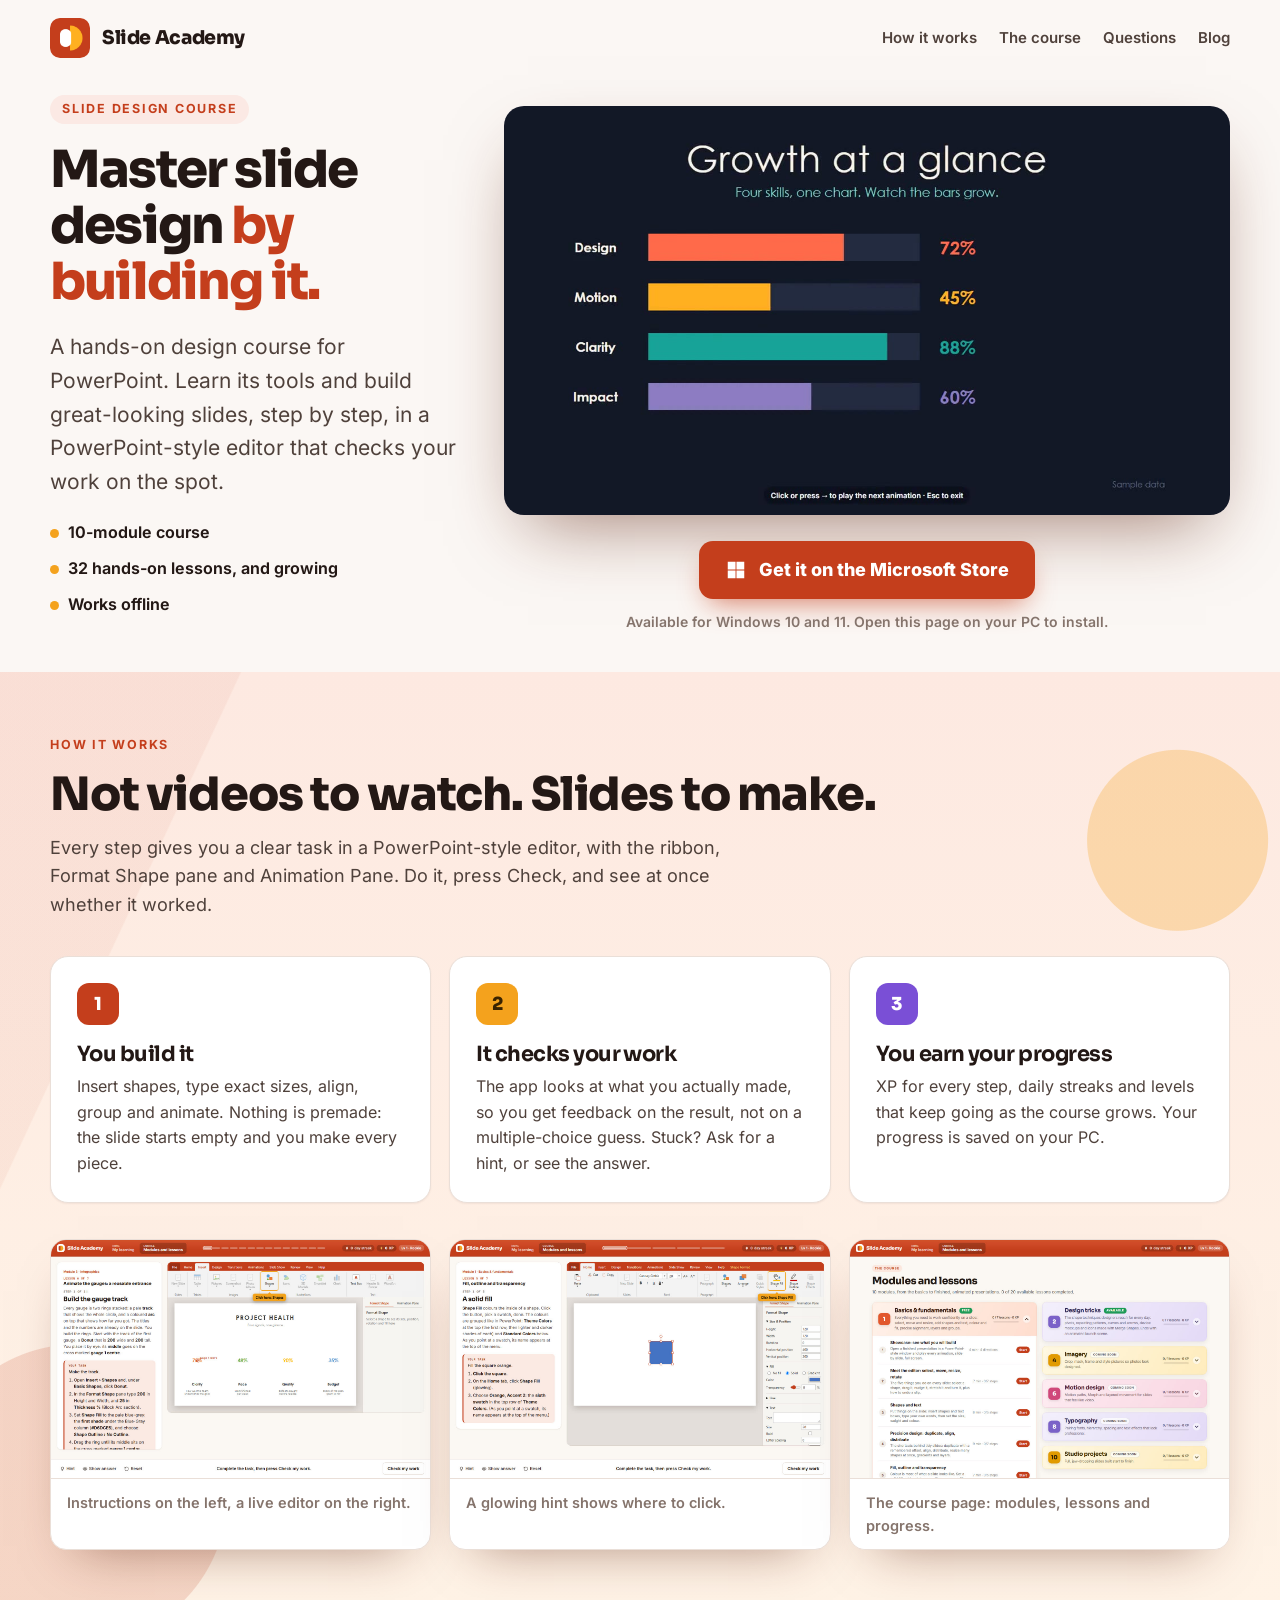
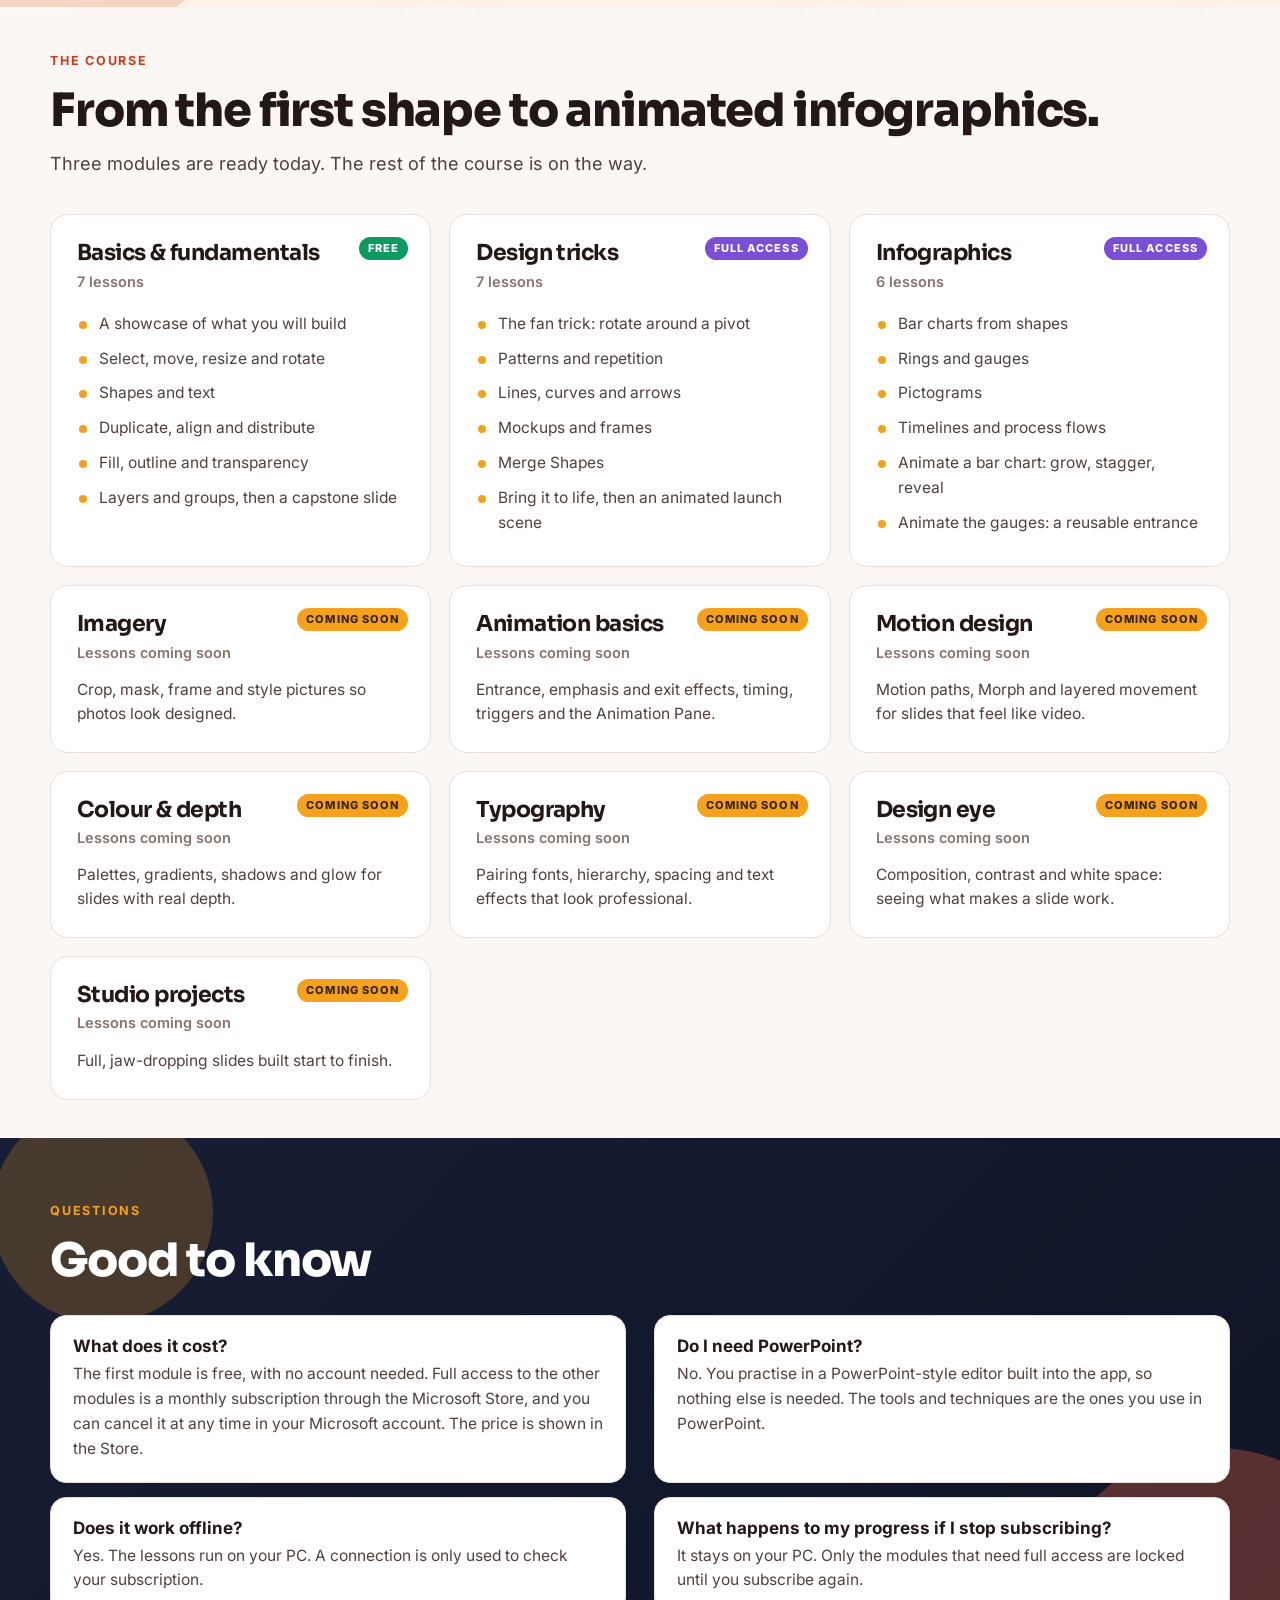
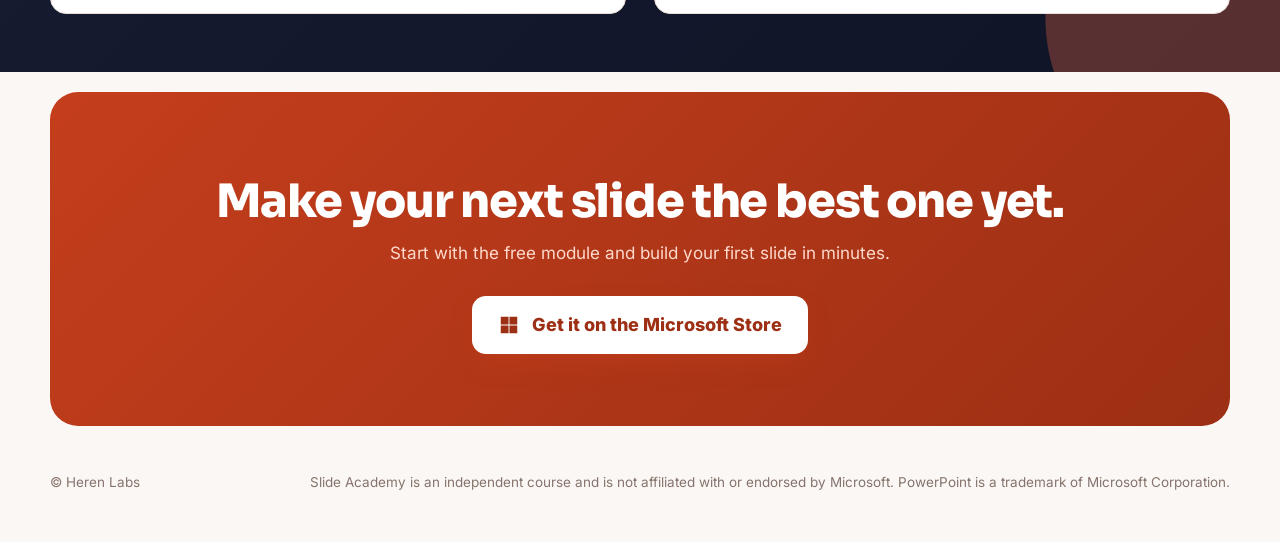
<file: index.html>
<!doctype html>
<html lang="en">
<head>
<script async src="https://www.googletagmanager.com/gtm.js?id=GTM-P947KS34"></script>
<script>
  window.dataLayer = window.dataLayer || [];
  function gtag(){dataLayer.push(arguments);}
  gtag("js", new Date());
</script>
<meta charset="utf-8">
<meta name="viewport" content="width=device-width, initial-scale=1">
<title>Slide Design Course · Master PowerPoint design tools · Slide Academy</title>
<meta name="description" content="A hands-on slide design course for Windows. Master PowerPoint's design tools by building real slides: shapes, alignment, infographics and animation, with instant feedback. Works offline.">
<meta property="og:title" content="Slide Design Course · Master PowerPoint design tools">
<meta property="og:description" content="Master PowerPoint's design tools by building real slides, with instant feedback. Get it on the Microsoft Store.">
<meta property="og:type" content="website">
<meta property="og:image" content="https://slidedesign.online/assets/poster.jpg">
<meta property="og:url" content="https://slidedesign.online/">
<meta name="twitter:card" content="summary_large_image">
<link rel="canonical" href="https://slidedesign.online/">
<meta name="theme-color" content="#c43e1c">
<link rel="icon" href="assets/logo.png">
<style>
@font-face { font-family: Inter; src: url(assets/Inter-latin-1.woff2) format('woff2'); font-weight: 100 900; font-display: swap; }
@font-face { font-family: Sora; src: url(assets/Sora-latin-5.woff2) format('woff2'); font-weight: 100 900; font-display: swap; }
:root { --bg: #fbf7f4; --surface: #fff; --ink: #231815; --ink-2: #4f413b; --ink-3: #85746c; --line: #eadfd8; --brand: #c43e1c; --brand-d: #9c2f14; --brand-soft: #fbe9e4; --accent: #f4a21d; --ok: #0c9a62; --violet: #7a4fd6; }
* { box-sizing: border-box; }
html { scroll-behavior: smooth; }
body { overflow-x: clip; margin: 0; background: var(--bg); color: var(--ink); font: 400 17px/1.6 Inter, 'Segoe UI', system-ui, sans-serif; -webkit-font-smoothing: antialiased; }
img, video { max-width: 100%; display: block; }
a { color: inherit; }
.wrap { width: min(1180px, 100% - 32px); margin: 0 auto; }
h1, h2, h3 { font-family: Sora, Inter, system-ui, sans-serif; letter-spacing: -.025em; line-height: 1.1; margin: 0; }
:focus-visible { outline: 3px solid color-mix(in srgb, var(--brand) 55%, transparent); outline-offset: 3px; border-radius: 6px; }

/* top bar */
.top { display: flex; align-items: center; justify-content: space-between; padding: 18px 0; }
.brand { display: flex; align-items: center; gap: 12px; font: 800 19px Sora, Inter, sans-serif; letter-spacing: -.02em; text-decoration: none; }
.brand img { width: 40px; height: 40px; border-radius: 10px; }
.top nav { display: flex; gap: 22px; font-size: 15px; font-weight: 600; color: var(--ink-2); }
.top nav a { text-decoration: none; } .top nav a:hover { color: var(--brand); }

/* buttons */
.cta { display: inline-flex; align-items: center; gap: 12px; background: var(--brand); color: #fff; font-weight: 800; font-size: 18px; padding: 15px 26px; border-radius: 14px; text-decoration: none; box-shadow: 0 12px 28px -10px rgba(196, 62, 28, .7); transition: transform .15s, box-shadow .15s, background .15s; }
.cta:hover { background: var(--brand-d); transform: translateY(-2px); }
.cta svg { width: 22px; height: 22px; }
.cta.alt { background: #fff; color: var(--brand-d); box-shadow: 0 10px 26px -12px rgba(60, 25, 10, .35); border: 1px solid var(--line); }
.cta.alt:hover { background: var(--brand-soft); }

/* hero */
.hero { display: grid; grid-template-columns: minmax(0, .8fr) minmax(0, 1.4fr); gap: clamp(24px, 3vw, 48px); align-items: start; padding: clamp(12px, 2.5vw, 32px) 0 clamp(20px, 3vw, 42px); }
.eyebrow { display: inline-block; font: 700 12.5px/1 Inter, sans-serif; letter-spacing: .14em; text-transform: uppercase; color: var(--brand); background: var(--brand-soft); padding: 8px 12px; border-radius: 999px; }
h1 { font-size: clamp(34px, 4vw, 54px); margin: 18px 0 0; font-weight: 800; letter-spacing: -.035em; }
h1 em { font-style: normal; color: var(--brand); }
.lead { font-size: clamp(18px, 1.7vw, 21px); color: var(--ink-2); margin: 20px 0 0; max-width: 31em; }
.facts { display: flex; flex-wrap: wrap; gap: 10px 22px; list-style: none; padding: 0; margin: 22px 0 0; font-weight: 650; font-size: 16px; }
.facts li::before { content: ''; display: inline-block; width: 9px; height: 9px; border-radius: 50%; background: var(--accent); margin-right: 9px; }
.actions { display: flex; flex-wrap: wrap; gap: 12px; margin-top: 26px; justify-content: center; }
.sub { font-size: 14px; color: var(--ink-3); font-weight: 600; margin: 12px 0 0; text-align: center; }
.media { margin-top: clamp(0px, 1vw, 12px); border-radius: 20px; overflow: hidden; box-shadow: 0 30px 70px -24px rgba(90, 30, 10, .55); border: 1px solid rgba(0, 0, 0, .08); aspect-ratio: 16 / 9; background: #14192a; }
.media video { width: 100%; height: 100%; object-fit: cover; }

/* sections */
section { padding: clamp(20px, 3vw, 42px) 0; }
/* banded sections: full-width background behind the centred content */
.band { position: relative; isolation: isolate; }
.band::before { content: ''; position: absolute; z-index: -1; top: 0; bottom: 0; left: 50%; width: 100vw; transform: translateX(-50%); }
#how { padding-top: clamp(36px, 4.5vw, 64px); padding-bottom: clamp(36px, 4.5vw, 64px); }
#how::before { background:
  radial-gradient(circle at 92% 18%, rgba(244, 162, 29, .28) 0 90px, transparent 91px),
  radial-gradient(circle at 6% 88%, rgba(196, 62, 28, .16) 0 150px, transparent 151px),
  linear-gradient(115deg, rgba(196, 62, 28, .06) 0 14%, transparent 14.1%),
  linear-gradient(180deg, #fde9e1, #fff3e6); }
#faq { padding-top: clamp(36px, 4.5vw, 64px); padding-bottom: clamp(36px, 4.5vw, 64px); color: #fff; }
#faq::before { background:
  radial-gradient(circle at 8% 14%, rgba(244, 162, 29, .22) 0 110px, transparent 111px),
  radial-gradient(circle at 95% 90%, rgba(255, 107, 74, .30) 0 170px, transparent 171px),
  linear-gradient(135deg, #171d33, #0f1426); }
#faq .kicker { color: var(--accent); } #faq h2 { color: #fff; }
.kicker { font: 700 12.5px/1 Inter, sans-serif; letter-spacing: .14em; text-transform: uppercase; color: var(--brand); }
h2 { font-size: clamp(30px, 3.6vw, 46px); margin: 12px 0 0; font-weight: 800; }
.intro { color: var(--ink-2); max-width: 40em; margin: 14px 0 0; font-size: 18px; }
.cards { display: grid; grid-template-columns: repeat(3, 1fr); gap: 18px; margin-top: 36px; }
.card { background: var(--surface); border: 1px solid var(--line); border-radius: 18px; padding: 26px; box-shadow: 0 1px 2px rgba(60, 25, 10, .06); }
.card .n { width: 42px; height: 42px; border-radius: 12px; display: grid; place-items: center; font: 800 18px Sora, sans-serif; color: #fff; background: var(--brand); }
.card:nth-child(2) .n { background: var(--accent); color: #3a2300; } .card:nth-child(3) .n { background: var(--violet); }
.card h3 { font-size: 21px; margin: 18px 0 8px; } .card p { margin: 0; color: var(--ink-2); font-size: 16px; }

/* screenshots */
.shots { display: grid; grid-template-columns: repeat(3, 1fr); gap: 18px; margin-top: 36px; }
.shot { margin: 0; border-radius: 16px; overflow: hidden; border: 1px solid var(--line); box-shadow: 0 24px 50px -28px rgba(90, 30, 10, .5); background: #fff; }
.shot figcaption { padding: 12px 16px; font-size: 14.5px; color: var(--ink-3); font-weight: 600; border-top: 1px solid var(--line); background: #fff; }

.shot img { width: 100%; height: auto; }

/* modules */
.mods { display: grid; grid-template-columns: repeat(3, 1fr); gap: 18px; margin-top: 36px; }
.mod { border-radius: 18px; padding: 26px; border: 1px solid var(--line); background: var(--surface); position: relative; }
.mod .tag { position: absolute; top: 22px; right: 22px; font: 800 11px/1 Inter, sans-serif; letter-spacing: .1em; padding: 6px 9px; border-radius: 999px; background: var(--ok); color: #fff; }
.mod.paid .tag { background: var(--violet); }
.mod h3 { font-size: 22px; margin-bottom: 4px; } .mod .cnt { color: var(--ink-3); font-weight: 600; font-size: 14.5px; }
.mod ul { margin: 14px 0 0; padding: 0; list-style: none; color: var(--ink-2); font-size: 15.5px; }
.mod li { padding: 5px 0 5px 22px; position: relative; } .mod li::before { content: ''; position: absolute; left: 2px; top: 14px; width: 8px; height: 8px; border-radius: 50%; background: var(--accent); }
.mod.soon .tag { background: var(--accent); color: #3a2300; } .mod.soon p { margin: 14px 0 0; color: var(--ink-2); font-size: 15.5px; line-height: 1.55; }

/* faq */
.faq { display: grid; grid-template-columns: 1fr 1fr; gap: 14px 28px; margin-top: 30px; }
.faq div { background: var(--surface); border: 1px solid var(--line); border-radius: 16px; padding: 20px 22px; }
.faq h3 { color: var(--ink); font: 700 17px Inter, sans-serif; letter-spacing: 0; margin: 0 0 6px; } .faq p { margin: 0; color: var(--ink-2); font-size: 15.5px; }

.final { text-align: center; background: linear-gradient(135deg, #c43e1c, #9c2f14); color: #fff; border-radius: 28px; padding: clamp(36px, 6vw, 72px) 24px; margin: 20px 0 10px; }
.final h2 { color: #fff; } .final p { color: #ffd9cc; margin: 14px auto 0; max-width: 32em; }
.final .cta { background: #fff; color: var(--brand-d); margin-top: 28px; }
.final .cta:hover { background: #fff3ee; }

footer { padding: 36px 0 48px; font-size: 13.5px; color: var(--ink-3); line-height: 1.6; display: flex; flex-wrap: wrap; gap: 8px 28px; justify-content: space-between; }
footer a { color: var(--ink-2); }

@media (max-width: 900px) {
  .hero { grid-template-columns: 1fr; } .media-col { order: -1; }
  .cards, .mods { grid-template-columns: 1fr; } .shots { grid-template-columns: 1fr; }
  .faq { grid-template-columns: 1fr; } .top nav { display: none; }
  .cta { width: 100%; justify-content: center; }
}
@media (prefers-reduced-motion: reduce) { html { scroll-behavior: auto; } .cta { transition: none; } }
</style>
<script type="application/ld+json">{"@context":"https://schema.org","@type":"SoftwareApplication","name":"Slide Academy","applicationCategory":"EducationalApplication","operatingSystem":"Windows 10, Windows 11","description":"A hands-on presentation design course: build real slides in a live slide editor with instant feedback. Works offline.","url":"https://slidedesign.online/","image":"https://slidedesign.online/assets/poster.jpg","publisher":{"@type":"Organization","name":"Heren Labs"}}</script>
</head>
<body>
<div class="wrap">
  <header class="top">
    <a class="brand" href="#"><img src="assets/logo.png" alt="" width="40" height="40"><span>Slide Academy</span></a>
    <nav aria-label="Sections"><a href="#how">How it works</a><a href="#course">The course</a><a href="#faq">Questions</a><a href="/blog/">Blog</a></nav>
  </header>

  <main>
  <section class="hero" style="padding-top: 18px">
    <div>
      <span class="eyebrow">Slide design course</span>
      <h1>Master slide design <em>by building it.</em></h1>
      <p class="lead">A hands-on design course for PowerPoint. Learn its tools and build great-looking slides, step by step, in a PowerPoint-style editor that checks your work on the spot.</p>
      <ul class="facts"><li>10-module course</li><li>32 hands-on lessons, and growing</li><li>Works offline</li></ul>
    </div>
    <div class="media-col">
    <div class="media">
      <video autoplay muted loop playsinline preload="auto" poster="assets/poster.jpg" aria-label="Slides built with the techniques taught in the course: a title slide, an animated bar chart and ring gauges">
        <source src="assets/showcase.mp4" type="video/mp4">
      </video>
    </div>
      <div class="actions">
        <a class="cta store-link" href="https://apps.microsoft.com/store/detail/9PGC028QXXDD?cid=DevShareMCLPCS" rel="noopener">
          <svg viewBox="0 0 24 24" fill="currentColor" aria-hidden="true"><path d="M3 3h8.5v8.5H3zM12.5 3H21v8.5h-8.5zM3 12.5h8.5V21H3zM12.5 12.5H21V21h-8.5z"/></svg>
          <span>Get it on the Microsoft Store</span>
        </a>
      </div>
      <p class="sub store-sub">For Windows 10 and 11.</p>
    </div>
  </section>

  <section id="how" class="band">
    <span class="kicker">How it works</span>
    <h2>Not videos to watch. Slides to make.</h2>
    <p class="intro">Every step gives you a clear task in a PowerPoint-style editor, with the ribbon, Format Shape pane and Animation Pane. Do it, press Check, and see at once whether it worked.</p>
    <div class="cards">
      <div class="card"><div class="n">1</div><h3>You build it</h3><p>Insert shapes, type exact sizes, align, group and animate. Nothing is premade: the slide starts empty and you make every piece.</p></div>
      <div class="card"><div class="n">2</div><h3>It checks your work</h3><p>The app looks at what you actually made, so you get feedback on the result, not on a multiple-choice guess. Stuck? Ask for a hint, or see the answer.</p></div>
      <div class="card"><div class="n">3</div><h3>You earn your progress</h3><p>XP for every step, daily streaks and levels that keep going as the course grows. Your progress is saved on your PC.</p></div>
    </div>
    <div class="shots">
      <figure class="shot"><img src="assets/shot-gauges.jpg" width="1440" height="900" loading="lazy" alt="A lesson in Slide Academy: instructions on the left, a slide editor with ribbon and Format Shape pane on the right"><figcaption>Instructions on the left, a live editor on the right.</figcaption></figure>
      <figure class="shot"><img src="assets/shot-fill.jpg" width="1440" height="900" loading="lazy" alt="Fill, outline and transparency lesson with a square selected and the Shape Fill button highlighted"><figcaption>A glowing hint shows where to click.</figcaption></figure>
      <figure class="shot"><img src="assets/shot-course.jpg" width="1440" height="900" loading="lazy" alt="The course page with modules and lessons"><figcaption>The course page: modules, lessons and progress.</figcaption></figure>
    </div>
  </section>

  <section id="course">
    <span class="kicker">The course</span>
    <h2>From the first shape to animated infographics.</h2>
    <p class="intro">Three modules are ready today. The rest of the course is on the way.</p>
    <div class="mods">
      <div class="mod"><span class="tag">FREE</span><h3>Basics &amp; fundamentals</h3><div class="cnt">7 lessons</div>
        <ul><li>A showcase of what you will build</li><li>Select, move, resize and rotate</li><li>Shapes and text</li><li>Duplicate, align and distribute</li><li>Fill, outline and transparency</li><li>Layers and groups, then a capstone slide</li></ul></div>
      <div class="mod paid"><span class="tag">FULL ACCESS</span><h3>Design tricks</h3><div class="cnt">7 lessons</div>
        <ul><li>The fan trick: rotate around a pivot</li><li>Patterns and repetition</li><li>Lines, curves and arrows</li><li>Mockups and frames</li><li>Merge Shapes</li><li>Bring it to life, then an animated launch scene</li></ul></div>
      <div class="mod paid"><span class="tag">FULL ACCESS</span><h3>Infographics</h3><div class="cnt">6 lessons</div>
        <ul><li>Bar charts from shapes</li><li>Rings and gauges</li><li>Pictograms</li><li>Timelines and process flows</li><li>Animate a bar chart: grow, stagger, reveal</li><li>Animate the gauges: a reusable entrance</li></ul></div>
      <div class="mod soon"><span class="tag">COMING SOON</span><h3>Imagery</h3><div class="cnt">Lessons coming soon</div><p>Crop, mask, frame and style pictures so photos look designed.</p></div>
      <div class="mod soon"><span class="tag">COMING SOON</span><h3>Animation basics</h3><div class="cnt">Lessons coming soon</div><p>Entrance, emphasis and exit effects, timing, triggers and the Animation Pane.</p></div>
      <div class="mod soon"><span class="tag">COMING SOON</span><h3>Motion design</h3><div class="cnt">Lessons coming soon</div><p>Motion paths, Morph and layered movement for slides that feel like video.</p></div>
      <div class="mod soon"><span class="tag">COMING SOON</span><h3>Colour &amp; depth</h3><div class="cnt">Lessons coming soon</div><p>Palettes, gradients, shadows and glow for slides with real depth.</p></div>
      <div class="mod soon"><span class="tag">COMING SOON</span><h3>Typography</h3><div class="cnt">Lessons coming soon</div><p>Pairing fonts, hierarchy, spacing and text effects that look professional.</p></div>
      <div class="mod soon"><span class="tag">COMING SOON</span><h3>Design eye</h3><div class="cnt">Lessons coming soon</div><p>Composition, contrast and white space: seeing what makes a slide work.</p></div>
      <div class="mod soon"><span class="tag">COMING SOON</span><h3>Studio projects</h3><div class="cnt">Lessons coming soon</div><p>Full, jaw-dropping slides built start to finish.</p></div>
    </div>
  </section>

  <section id="faq" class="band">
    <span class="kicker">Questions</span>
    <h2>Good to know</h2>
    <div class="faq">
      <div><h3>What does it cost?</h3><p>The first module is free, with no account needed. Full access to the other modules is a monthly subscription through the Microsoft Store, and you can cancel it at any time in your Microsoft account. The price is shown in the Store.</p></div>
      <div><h3>Do I need PowerPoint?</h3><p>No. You practise in a PowerPoint-style editor built into the app, so nothing else is needed. The tools and techniques are the ones you use in PowerPoint.</p></div>
      <div><h3>Does it work offline?</h3><p>Yes. The lessons run on your PC. A connection is only used to check your subscription.</p></div>
      <div><h3>What happens to my progress if I stop subscribing?</h3><p>It stays on your PC. Only the modules that need full access are locked until you subscribe again.</p></div>
    </div>
  </section>

  <div class="final">
    <h2>Make your next slide the best one yet.</h2>
    <p>Start with the free module and build your first slide in minutes.</p>
    <a class="cta store-link" href="https://apps.microsoft.com/store/detail/9PGC028QXXDD?cid=DevShareMCLPCS" rel="noopener"><svg viewBox="0 0 24 24" fill="currentColor" aria-hidden="true"><path d="M3 3h8.5v8.5H3zM12.5 3H21v8.5h-8.5zM3 12.5h8.5V21H3zM12.5 12.5H21V21h-8.5z"/></svg><span>Get it on the Microsoft Store</span></a>
  </div>
  </main>

  <footer>
    <span>&copy; Heren Labs</span>
    <span>Slide Academy is an independent course and is not affiliated with or endorsed by Microsoft. PowerPoint is a trademark of Microsoft Corporation.</span>
  </footer>
</div>
<script>
if (!/Windows NT 1[01]/.test(navigator.userAgent)) {
  document.querySelector('.store-sub').textContent = 'Available for Windows 10 and 11. Open this page on your PC to install.';
}
</script>
</body>
</html>
</file>
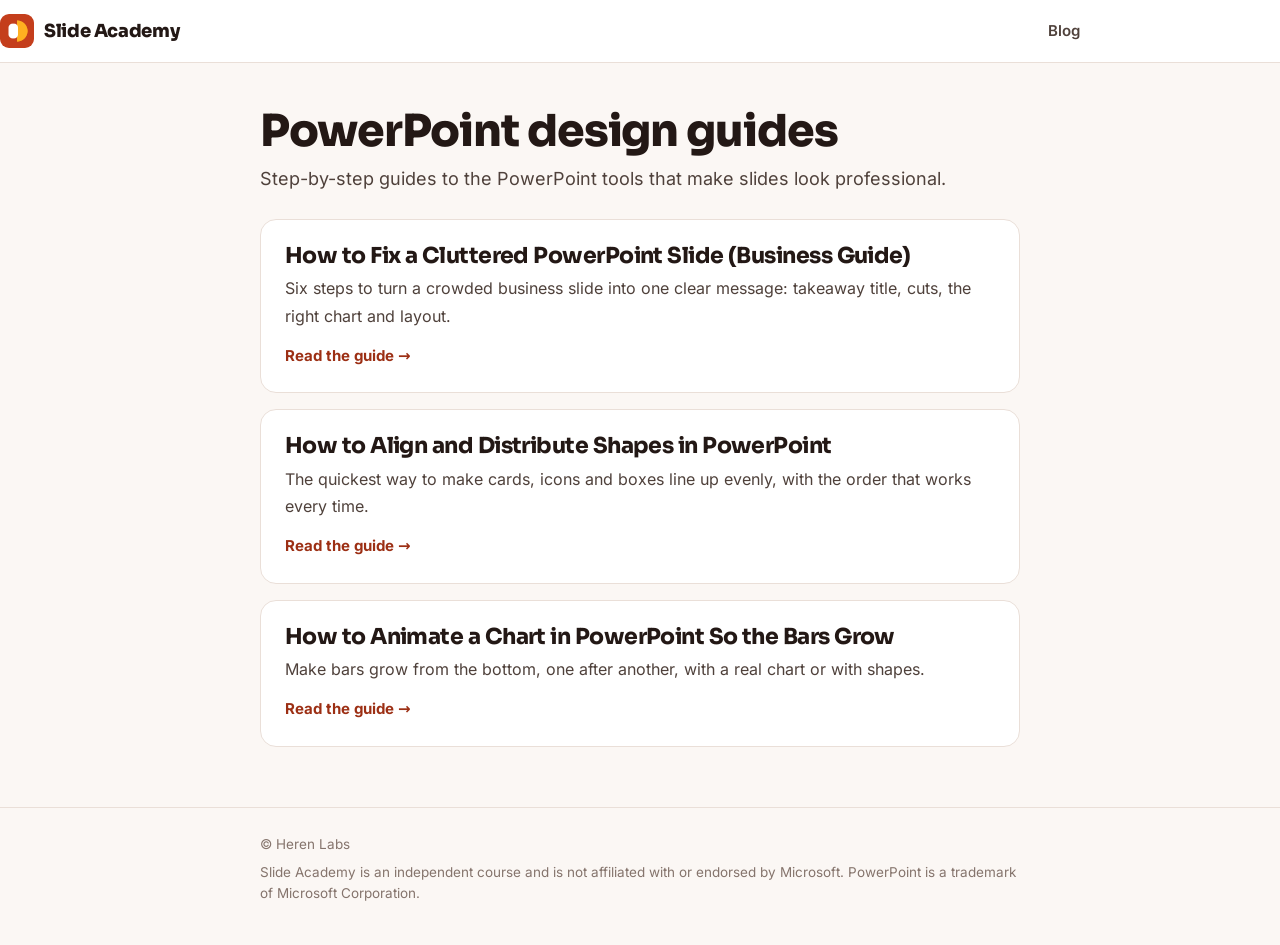
<file: blog/index.html>
<!doctype html>
<html lang="en">
<head>
<script async src="https://www.googletagmanager.com/gtm.js?id=GTM-P947KS34"></script>
<script>
  window.dataLayer = window.dataLayer || [];
  function gtag(){dataLayer.push(arguments);}
  gtag("js", new Date());
</script>
<meta charset="utf-8">
<meta name="viewport" content="width=device-width, initial-scale=1">
<title>PowerPoint Design Blog · Slide Academy</title>
<meta name="description" content="Practical PowerPoint design guides: align shapes, build charts and animate slides, step by step. By Slide Academy.">
<link rel="canonical" href="https://slidedesign.online/blog/">
<meta property="og:title" content="PowerPoint Design Blog · Slide Academy">
<meta property="og:description" content="Practical PowerPoint design guides: align shapes, build charts and animate slides, step by step. By Slide Academy.">
<meta property="og:type" content="website">
<meta property="og:url" content="https://slidedesign.online/blog/">
<meta property="og:image" content="https://slidedesign.online/assets/poster.jpg">
<meta name="twitter:card" content="summary_large_image">
<meta name="theme-color" content="#c43e1c">
<link rel="icon" href="/assets/logo.png">
<link rel="stylesheet" href="/assets/blog.css">

</head>
<body>
<header class="bar"><div class="bar-in"><a class="brand" href="/"><img src="/assets/logo.png" alt="" width="34" height="34"><span>Slide Academy</span></a><nav><a href="/blog/">Blog</a></nav></div></header>
<main class="wrap idx"><h1>PowerPoint design guides</h1><p class="sub">Step-by-step guides to the PowerPoint tools that make slides look professional.</p>
<div class="cards"><a class="card" href="/blog/fix-cluttered-powerpoint-slide-business/"><h2>How to Fix a Cluttered PowerPoint Slide (Business Guide)</h2><p>Six steps to turn a crowded business slide into one clear message: takeaway title, cuts, the right chart and layout.</p><span class="go">Read the guide &rarr;</span></a><a class="card" href="/blog/powerpoint-align-distribute-shapes/"><h2>How to Align and Distribute Shapes in PowerPoint</h2><p>The quickest way to make cards, icons and boxes line up evenly, with the order that works every time.</p><span class="go">Read the guide &rarr;</span></a><a class="card" href="/blog/powerpoint-animate-chart-bars-grow/"><h2>How to Animate a Chart in PowerPoint So the Bars Grow</h2><p>Make bars grow from the bottom, one after another, with a real chart or with shapes.</p><span class="go">Read the guide &rarr;</span></a></div></main>
<footer class="foot"><div class="wrap"><span>&copy; Heren Labs</span><span>Slide Academy is an independent course and is not affiliated with or endorsed by Microsoft. PowerPoint is a trademark of Microsoft Corporation.</span></div></footer>
<script>
(function(){var PFN='HerenLabs.SlideAcademy-LearnPresentationSkills_4rr9weehh6kfm',STORE_ID='__STORE_ID__';
var hasId=/^9[A-Z0-9]{11}$/i.test(STORE_ID),isWin=/Windows NT 1[01]/.test(navigator.userAgent);
var href=isWin?'ms-windows-store://pdp/?PFN='+PFN:hasId?'https://apps.microsoft.com/detail/'+STORE_ID+'?hl=en-us&gl=US&cid=website':'/';
document.querySelectorAll('[data-store]').forEach(function(a){a.href=href;});})();
</script>
</body>
</html>
</file>
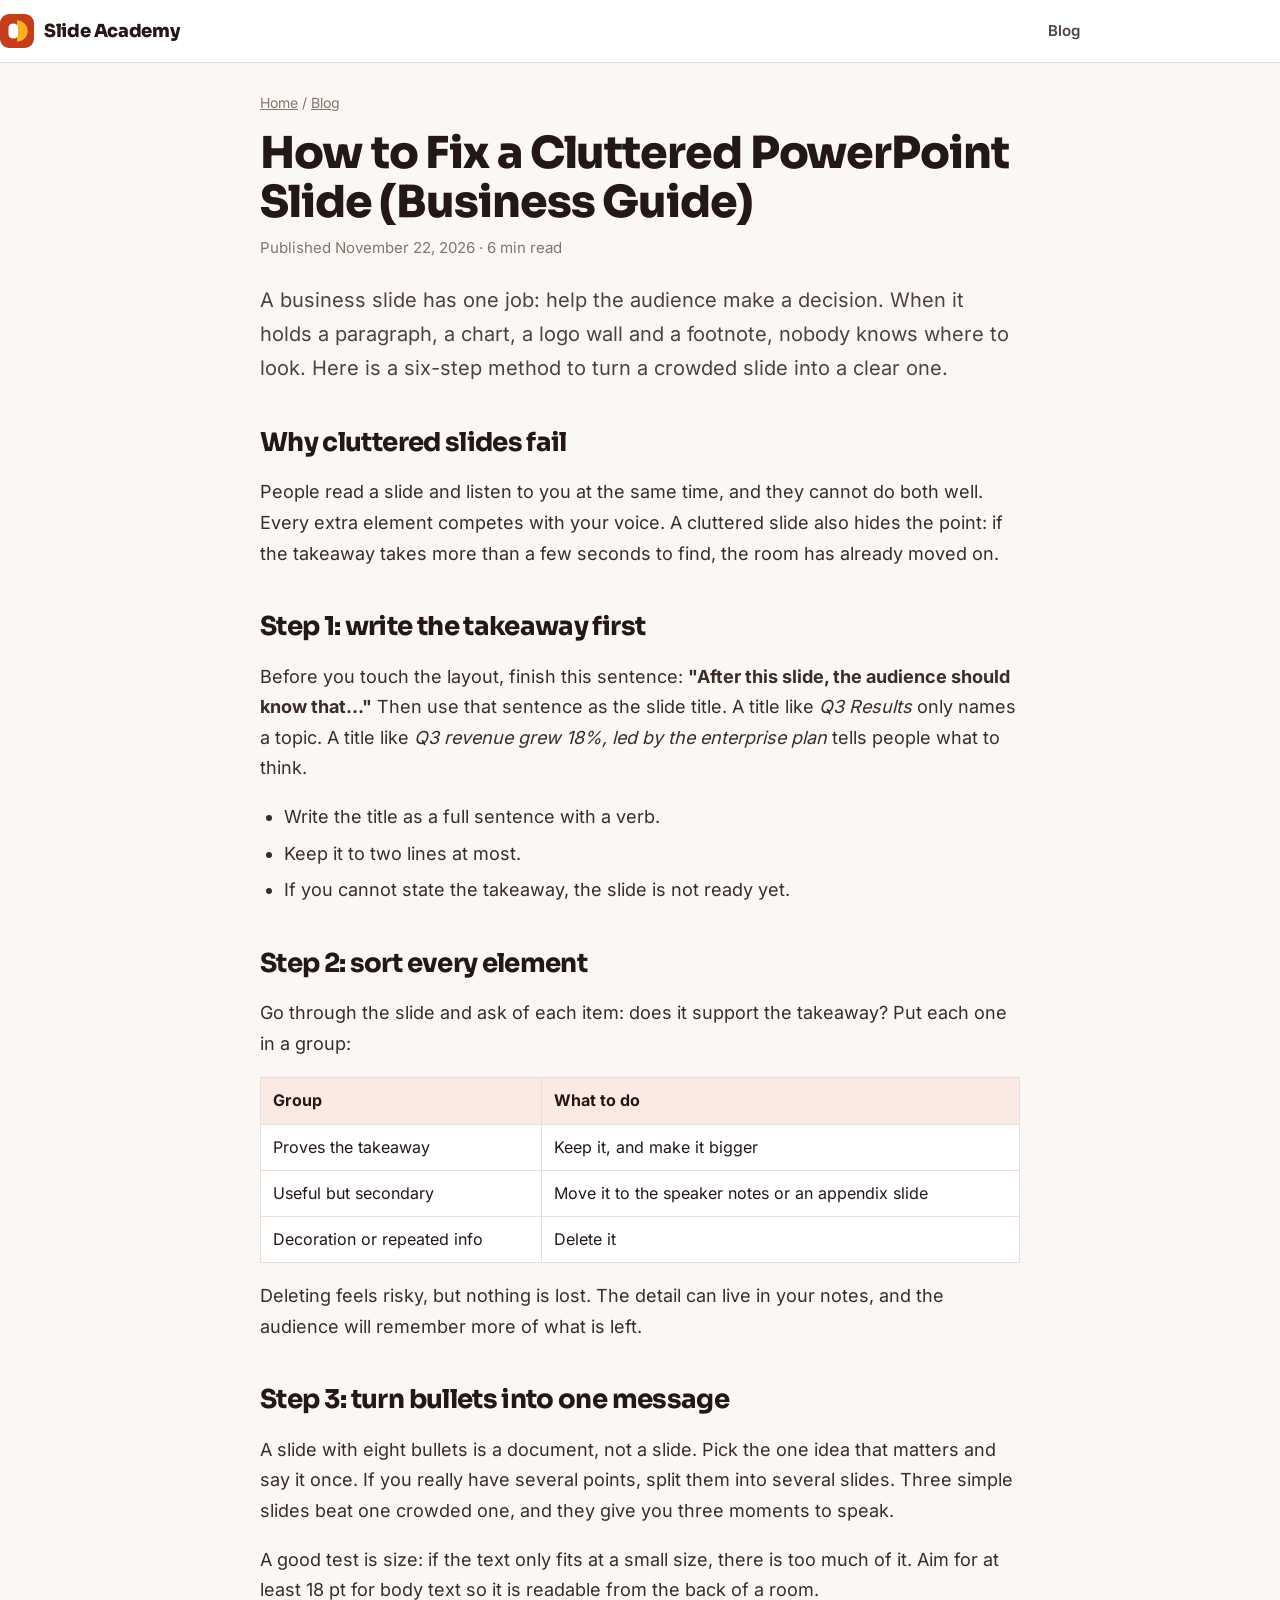
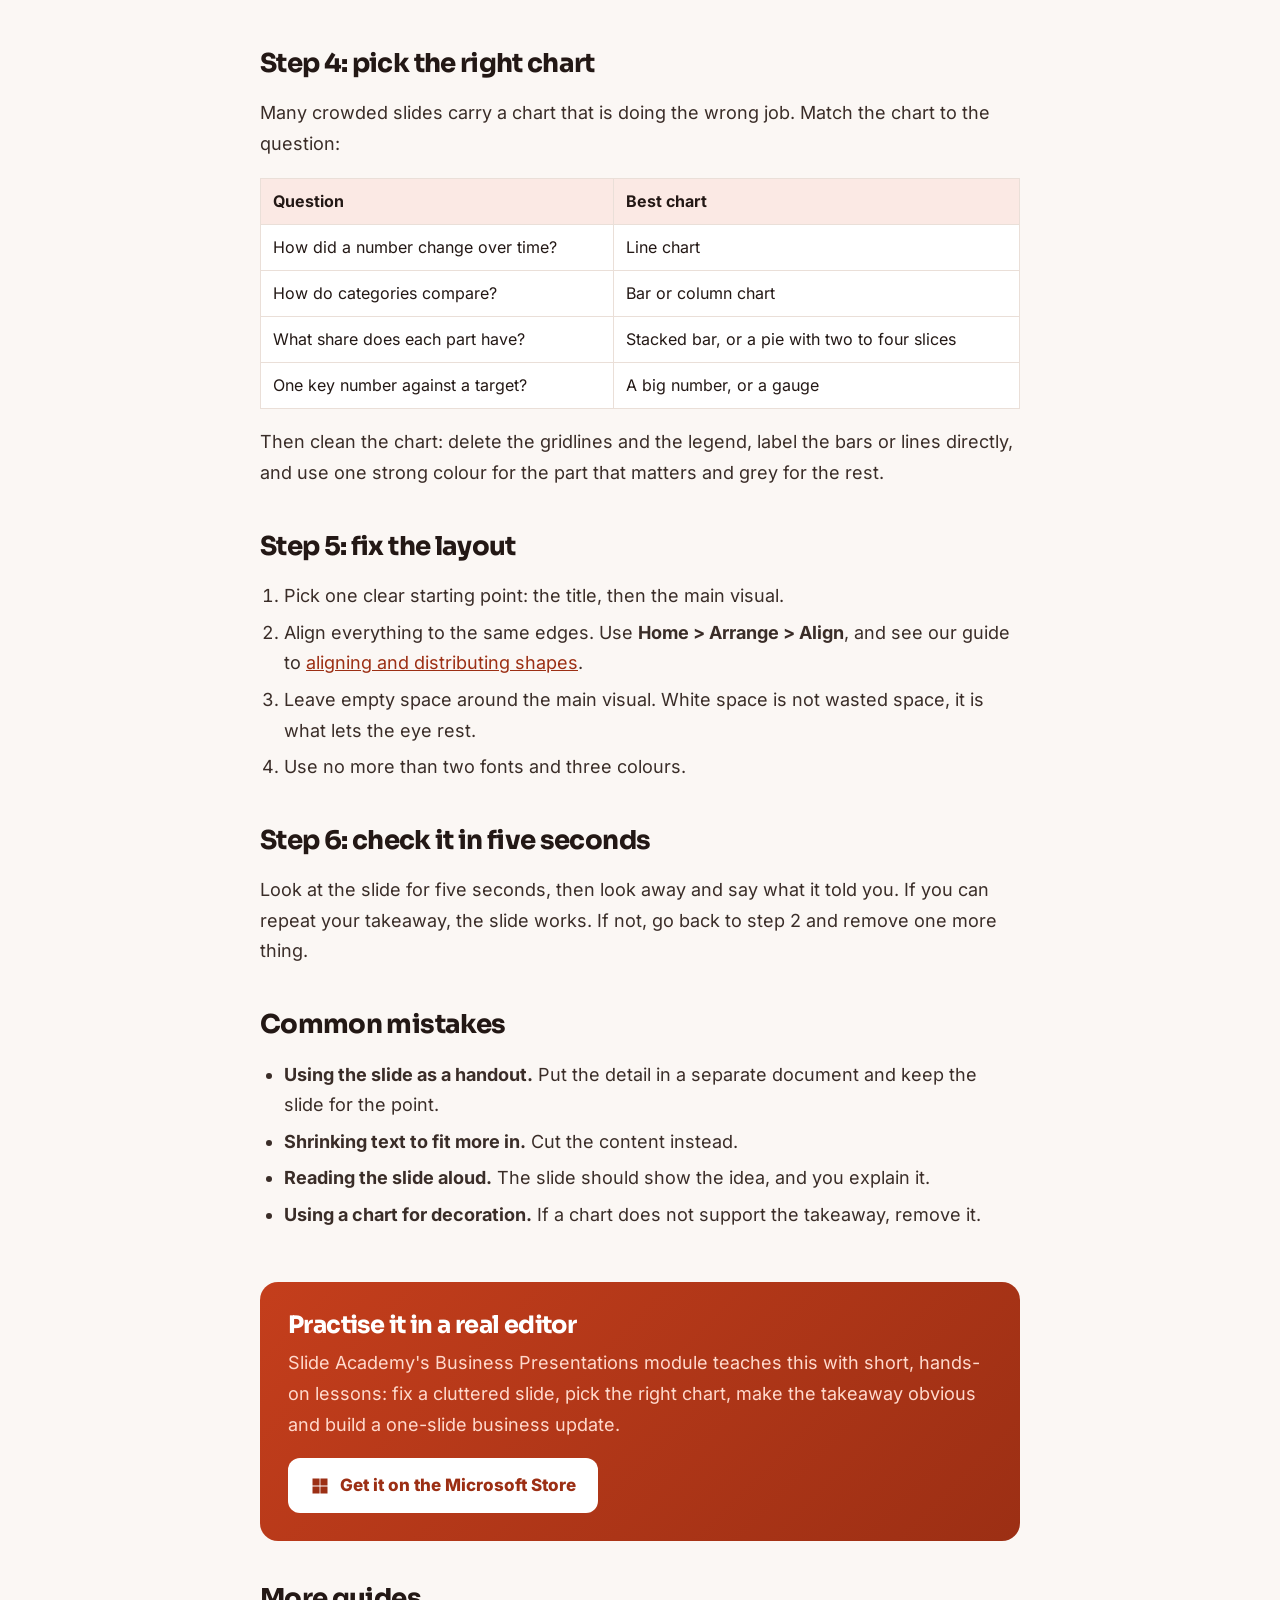
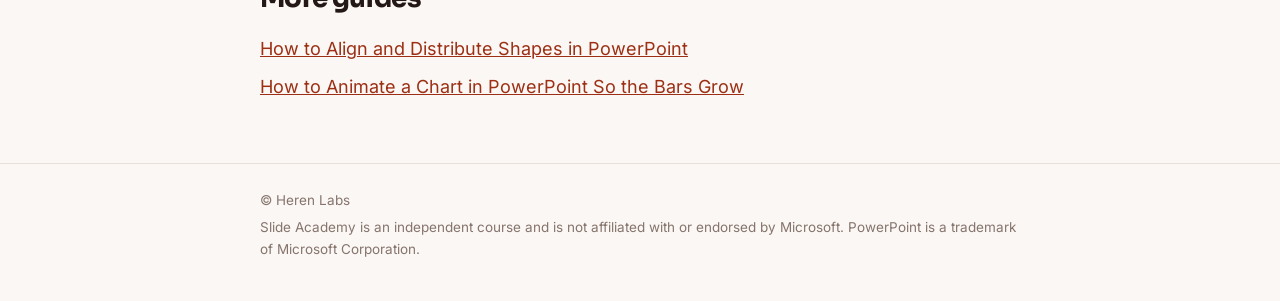
<file: blog/fix-cluttered-powerpoint-slide-business/index.html>
<!doctype html>
<html lang="en">
<head>
<script async src="https://www.googletagmanager.com/gtm.js?id=GTM-P947KS34"></script>
<script>
  window.dataLayer = window.dataLayer || [];
  function gtag(){dataLayer.push(arguments);}
  gtag("js", new Date());
</script>
<meta charset="utf-8">
<meta name="viewport" content="width=device-width, initial-scale=1">
<title>How to Fix a Cluttered PowerPoint Slide (Business Guide) · Slide Academy</title>
<meta name="description" content="Turn a crowded business slide into a clear one: write a headline that states the takeaway, cut the extras, pick the right chart and fix the layout. 6 steps.">
<link rel="canonical" href="https://slidedesign.online/blog/fix-cluttered-powerpoint-slide-business/">
<meta property="og:title" content="How to Fix a Cluttered PowerPoint Slide (Business Guide) · Slide Academy">
<meta property="og:description" content="Turn a crowded business slide into a clear one: write a headline that states the takeaway, cut the extras, pick the right chart and fix the layout. 6 steps.">
<meta property="og:type" content="article">
<meta property="og:url" content="https://slidedesign.online/blog/fix-cluttered-powerpoint-slide-business/">
<meta property="og:image" content="https://slidedesign.online/assets/poster.jpg">
<meta name="twitter:card" content="summary_large_image">
<meta name="theme-color" content="#c43e1c">
<link rel="icon" href="/assets/logo.png">
<link rel="stylesheet" href="/assets/blog.css">
<script type="application/ld+json">{"@context":"https://schema.org","@type":"Article","headline":"How to Fix a Cluttered PowerPoint Slide (Business Guide)","description":"Turn a crowded business slide into a clear one: write a headline that states the takeaway, cut the extras, pick the right chart and fix the layout. 6 steps.","inLanguage":"en","datePublished":"2026-11-22","dateModified":"2026-11-22","mainEntityOfPage":"https://slidedesign.online/blog/fix-cluttered-powerpoint-slide-business/","image":"https://slidedesign.online/assets/poster.jpg","author":{"@type":"Organization","name":"Heren Labs"},"publisher":{"@type":"Organization","name":"Heren Labs","logo":{"@type":"ImageObject","url":"https://slidedesign.online/assets/logo.png"}}}</script>
<script type="application/ld+json">{"@context":"https://schema.org","@type":"BreadcrumbList","itemListElement":[{"@type":"ListItem","position":1,"name":"Slide Academy","item":"https://slidedesign.online/"},{"@type":"ListItem","position":2,"name":"Blog","item":"https://slidedesign.online/blog/"},{"@type":"ListItem","position":3,"name":"How to Fix a Cluttered PowerPoint Slide (Business Guide)","item":"https://slidedesign.online/blog/fix-cluttered-powerpoint-slide-business/"}]}</script>
</head>
<body>
<header class="bar"><div class="bar-in"><a class="brand" href="/"><img src="/assets/logo.png" alt="" width="34" height="34"><span>Slide Academy</span></a><nav><a href="/blog/">Blog</a></nav></div></header>
<main class="wrap">
  <nav class="crumbs" aria-label="Breadcrumb"><a href="/">Home</a> / <a href="/blog/">Blog</a></nav>
  <article><h1>How to Fix a Cluttered PowerPoint Slide (Business Guide)</h1><p class="meta">Published November 22, 2026 · 6 min read</p>
  <p class="lead">A business slide has one job: help the audience make a decision. When it holds a paragraph, a chart, a logo wall and a footnote, nobody knows where to look. Here is a six-step method to turn a crowded slide into a clear one.</p>
<h2>Why cluttered slides fail</h2>
<p>People read a slide and listen to you at the same time, and they cannot do both well. Every extra element competes with your voice. A cluttered slide also hides the point: if the takeaway takes more than a few seconds to find, the room has already moved on.</p>
<h2>Step 1: write the takeaway first</h2>
<p>Before you touch the layout, finish this sentence: <b>"After this slide, the audience should know that…"</b> Then use that sentence as the slide title. A title like <i>Q3 Results</i> only names a topic. A title like <i>Q3 revenue grew 18%, led by the enterprise plan</i> tells people what to think.</p>
<ul><li>Write the title as a full sentence with a verb.</li><li>Keep it to two lines at most.</li><li>If you cannot state the takeaway, the slide is not ready yet.</li></ul>
<h2>Step 2: sort every element</h2>
<p>Go through the slide and ask of each item: does it support the takeaway? Put each one in a group:</p>
<div class="tw"><table><thead><tr><th>Group</th><th>What to do</th></tr></thead><tbody><tr><td>Proves the takeaway</td><td>Keep it, and make it bigger</td></tr><tr><td>Useful but secondary</td><td>Move it to the speaker notes or an appendix slide</td></tr><tr><td>Decoration or repeated info</td><td>Delete it</td></tr></tbody></table></div>
<p>Deleting feels risky, but nothing is lost. The detail can live in your notes, and the audience will remember more of what is left.</p>
<h2>Step 3: turn bullets into one message</h2>
<p>A slide with eight bullets is a document, not a slide. Pick the one idea that matters and say it once. If you really have several points, split them into several slides. Three simple slides beat one crowded one, and they give you three moments to speak.</p>
<p>A good test is size: if the text only fits at a small size, there is too much of it. Aim for at least 18 pt for body text so it is readable from the back of a room.</p>
<h2>Step 4: pick the right chart</h2>
<p>Many crowded slides carry a chart that is doing the wrong job. Match the chart to the question:</p>
<div class="tw"><table><thead><tr><th>Question</th><th>Best chart</th></tr></thead><tbody><tr><td>How did a number change over time?</td><td>Line chart</td></tr><tr><td>How do categories compare?</td><td>Bar or column chart</td></tr><tr><td>What share does each part have?</td><td>Stacked bar, or a pie with two to four slices</td></tr><tr><td>One key number against a target?</td><td>A big number, or a gauge</td></tr></tbody></table></div>
<p>Then clean the chart: delete the gridlines and the legend, label the bars or lines directly, and use one strong colour for the part that matters and grey for the rest.</p>
<h2>Step 5: fix the layout</h2>
<ol>
<li>Pick one clear starting point: the title, then the main visual.</li>
<li>Align everything to the same edges. Use <b>Home &gt; Arrange &gt; Align</b>, and see our guide to <a href="/blog/powerpoint-align-distribute-shapes/">aligning and distributing shapes</a>.</li>
<li>Leave empty space around the main visual. White space is not wasted space, it is what lets the eye rest.</li>
<li>Use no more than two fonts and three colours.</li>
</ol>
<h2>Step 6: check it in five seconds</h2>
<p>Look at the slide for five seconds, then look away and say what it told you. If you can repeat your takeaway, the slide works. If not, go back to step 2 and remove one more thing.</p>
<h2>Common mistakes</h2>
<ul>
<li><b>Using the slide as a handout.</b> Put the detail in a separate document and keep the slide for the point.</li>
<li><b>Shrinking text to fit more in.</b> Cut the content instead.</li>
<li><b>Reading the slide aloud.</b> The slide should show the idea, and you explain it.</li>
<li><b>Using a chart for decoration.</b> If a chart does not support the takeaway, remove it.</li>
</ul></article>
  <aside class="cta-box"><h2>Practise it in a real editor</h2><p>Slide Academy's Business Presentations module teaches this with short, hands-on lessons: fix a cluttered slide, pick the right chart, make the takeaway obvious and build a one-slide business update.</p>
<a class="store" href="/" rel="noopener" data-store><svg viewBox="0 0 24 24" fill="currentColor" aria-hidden="true"><path d="M3 3h8.5v8.5H3zM12.5 3H21v8.5h-8.5zM3 12.5h8.5V21H3zM12.5 12.5H21V21h-8.5z"/></svg><span>Get it on the Microsoft Store</span></a></aside>
  <section class="more"><h2>More guides</h2><ul><li><a href="/blog/powerpoint-align-distribute-shapes/">How to Align and Distribute Shapes in PowerPoint</a></li><li><a href="/blog/powerpoint-animate-chart-bars-grow/">How to Animate a Chart in PowerPoint So the Bars Grow</a></li></ul></section>
</main>
<footer class="foot"><div class="wrap"><span>&copy; Heren Labs</span><span>Slide Academy is an independent course and is not affiliated with or endorsed by Microsoft. PowerPoint is a trademark of Microsoft Corporation.</span></div></footer>
<script>
(function(){var PFN='HerenLabs.SlideAcademy-LearnPresentationSkills_4rr9weehh6kfm',STORE_ID='__STORE_ID__';
var hasId=/^9[A-Z0-9]{11}$/i.test(STORE_ID),isWin=/Windows NT 1[01]/.test(navigator.userAgent);
var href=isWin?'ms-windows-store://pdp/?PFN='+PFN:hasId?'https://apps.microsoft.com/detail/'+STORE_ID+'?hl=en-us&gl=US&cid=website':'/';
document.querySelectorAll('[data-store]').forEach(function(a){a.href=href;});})();
</script>
</body>
</html>
</file>
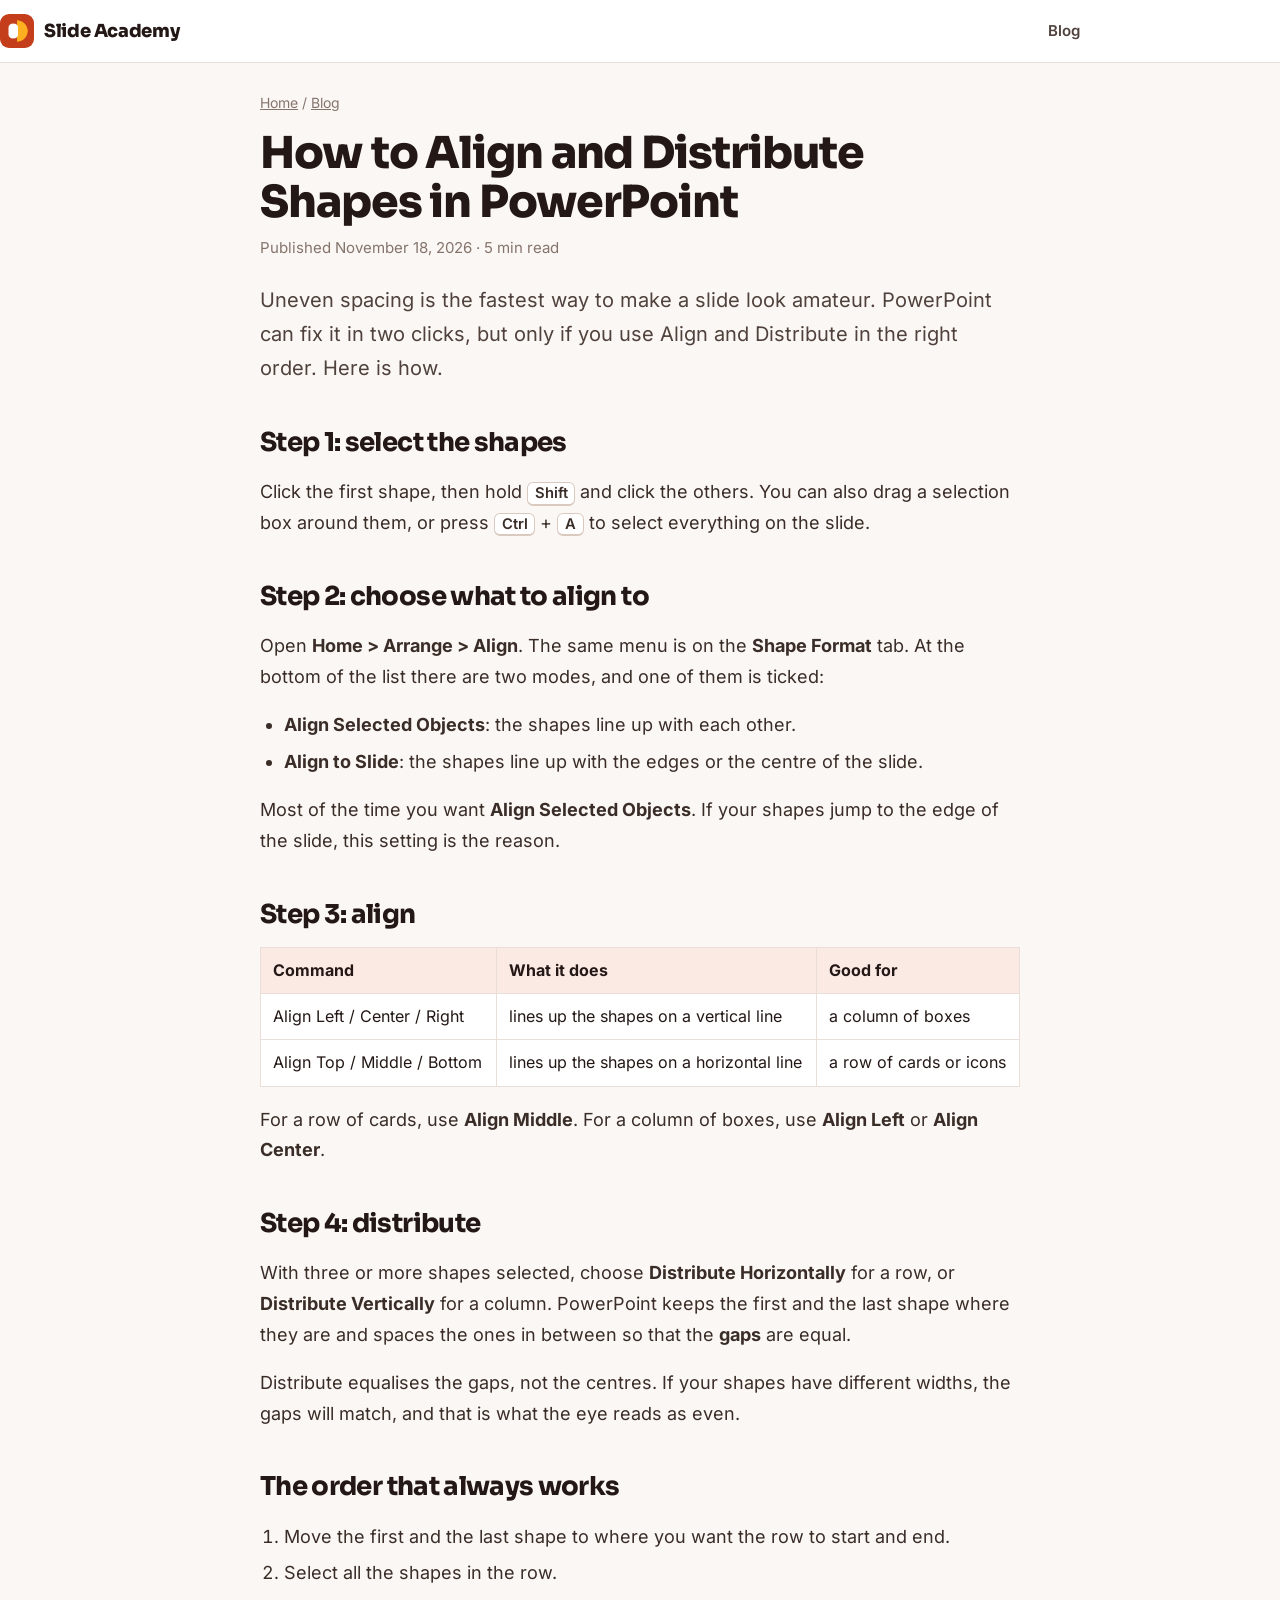
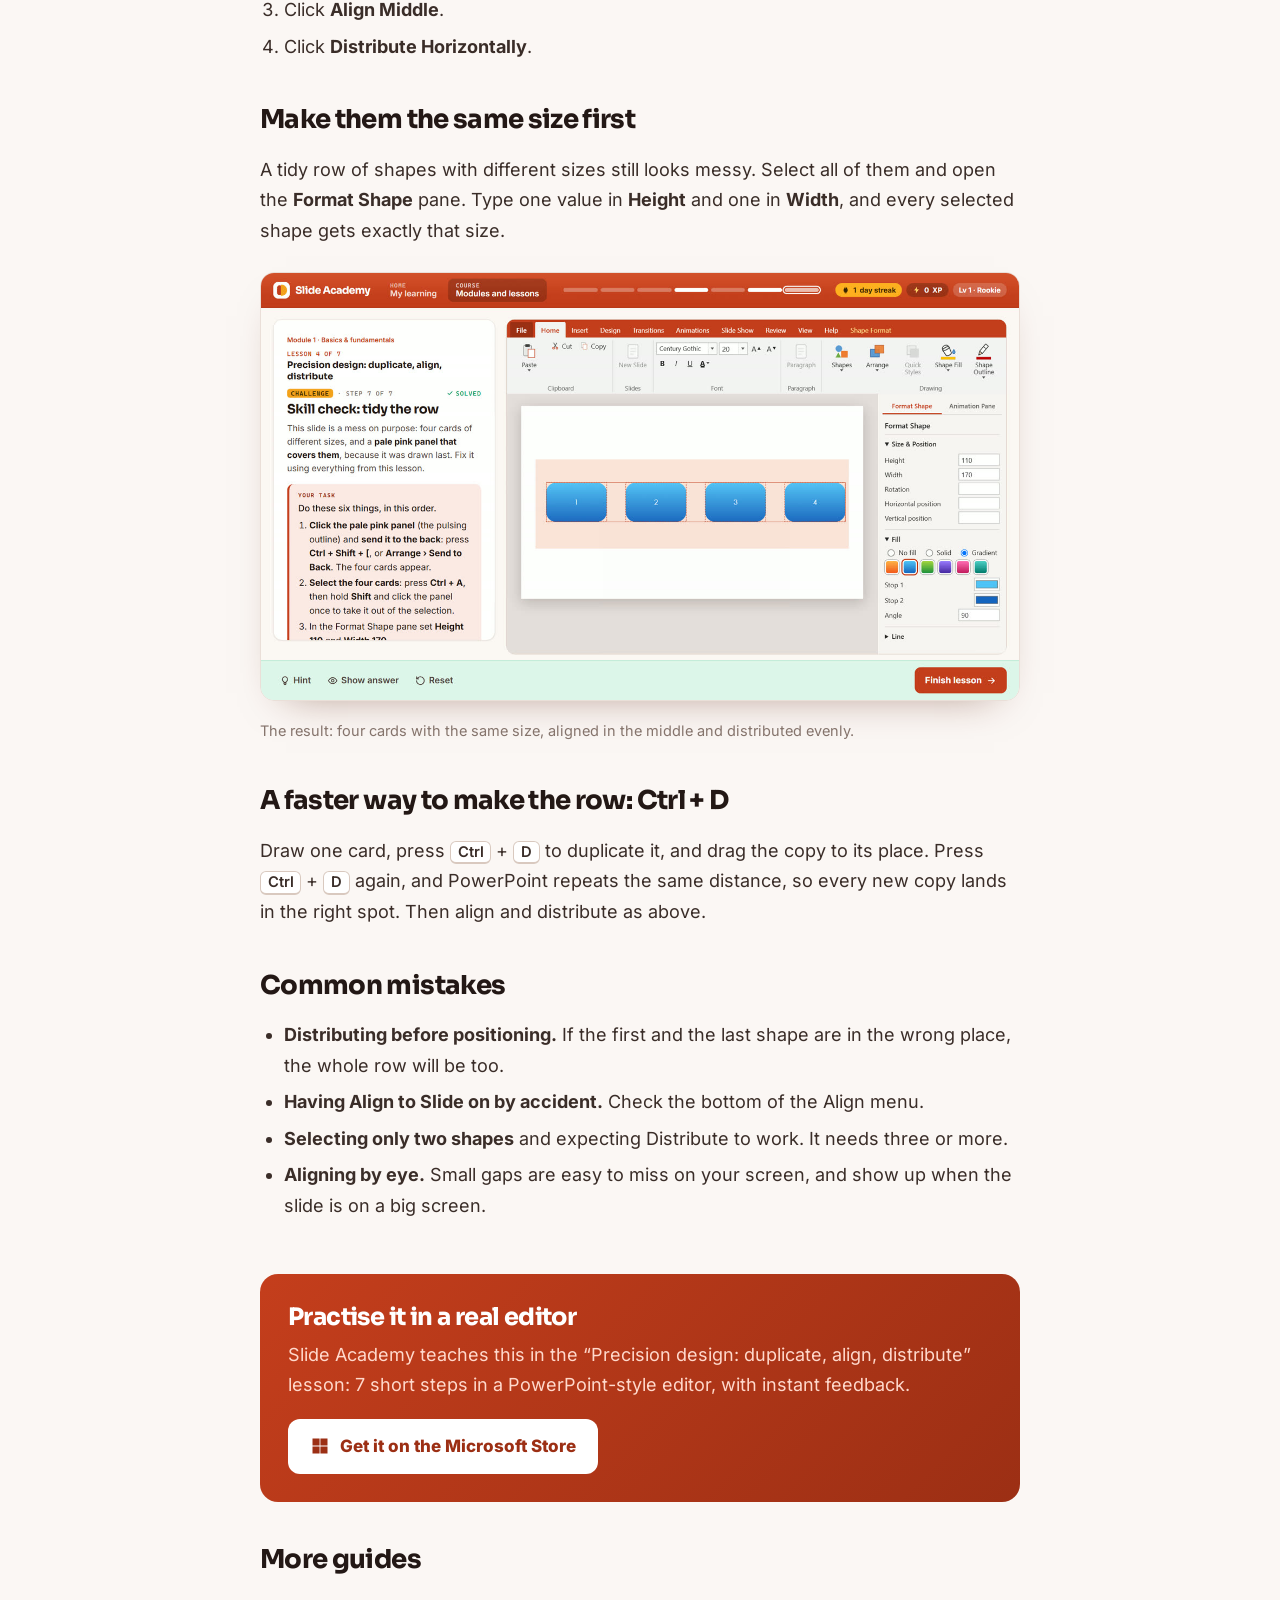
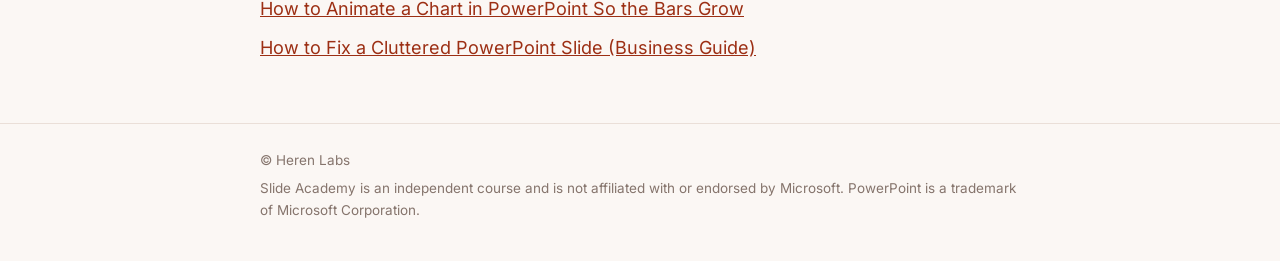
<file: blog/powerpoint-align-distribute-shapes/index.html>
<!doctype html>
<html lang="en">
<head>
<script async src="https://www.googletagmanager.com/gtm.js?id=GTM-P947KS34"></script>
<script>
  window.dataLayer = window.dataLayer || [];
  function gtag(){dataLayer.push(arguments);}
  gtag("js", new Date());
</script>
<meta charset="utf-8">
<meta name="viewport" content="width=device-width, initial-scale=1">
<title>How to Align and Distribute Shapes in PowerPoint · Slide Academy</title>
<meta name="description" content="Make rows and columns of shapes look tidy in PowerPoint: select them, use Align and Distribute, and duplicate with Ctrl + D. A step-by-step guide.">
<link rel="canonical" href="https://slidedesign.online/blog/powerpoint-align-distribute-shapes/">
<meta property="og:title" content="How to Align and Distribute Shapes in PowerPoint · Slide Academy">
<meta property="og:description" content="Make rows and columns of shapes look tidy in PowerPoint: select them, use Align and Distribute, and duplicate with Ctrl + D. A step-by-step guide.">
<meta property="og:type" content="article">
<meta property="og:url" content="https://slidedesign.online/blog/powerpoint-align-distribute-shapes/">
<meta property="og:image" content="https://slidedesign.online/assets/poster.jpg">
<meta name="twitter:card" content="summary_large_image">
<meta name="theme-color" content="#c43e1c">
<link rel="icon" href="/assets/logo.png">
<link rel="stylesheet" href="/assets/blog.css">
<script type="application/ld+json">{"@context":"https://schema.org","@type":"Article","headline":"How to Align and Distribute Shapes in PowerPoint","description":"Make rows and columns of shapes look tidy in PowerPoint: select them, use Align and Distribute, and duplicate with Ctrl + D. A step-by-step guide.","inLanguage":"en","datePublished":"2026-11-18","dateModified":"2026-11-18","mainEntityOfPage":"https://slidedesign.online/blog/powerpoint-align-distribute-shapes/","image":"https://slidedesign.online/assets/blog/align-lesson.jpg","author":{"@type":"Organization","name":"Heren Labs"},"publisher":{"@type":"Organization","name":"Heren Labs","logo":{"@type":"ImageObject","url":"https://slidedesign.online/assets/logo.png"}}}</script>
<script type="application/ld+json">{"@context":"https://schema.org","@type":"BreadcrumbList","itemListElement":[{"@type":"ListItem","position":1,"name":"Slide Academy","item":"https://slidedesign.online/"},{"@type":"ListItem","position":2,"name":"Blog","item":"https://slidedesign.online/blog/"},{"@type":"ListItem","position":3,"name":"How to Align and Distribute Shapes in PowerPoint","item":"https://slidedesign.online/blog/powerpoint-align-distribute-shapes/"}]}</script>
</head>
<body>
<header class="bar"><div class="bar-in"><a class="brand" href="/"><img src="/assets/logo.png" alt="" width="34" height="34"><span>Slide Academy</span></a><nav><a href="/blog/">Blog</a></nav></div></header>
<main class="wrap">
  <nav class="crumbs" aria-label="Breadcrumb"><a href="/">Home</a> / <a href="/blog/">Blog</a></nav>
  <article><h1>How to Align and Distribute Shapes in PowerPoint</h1><p class="meta">Published November 18, 2026 · 5 min read</p>
  <p class="lead">Uneven spacing is the fastest way to make a slide look amateur. PowerPoint can fix it in two clicks, but only if you use Align and Distribute in the right order. Here is how.</p>
<h2>Step 1: select the shapes</h2>
<p>Click the first shape, then hold <kbd>Shift</kbd> and click the others. You can also drag a selection box around them, or press <kbd>Ctrl</kbd> + <kbd>A</kbd> to select everything on the slide.</p>
<h2>Step 2: choose what to align to</h2>
<p>Open <b>Home &gt; Arrange &gt; Align</b>. The same menu is on the <b>Shape Format</b> tab. At the bottom of the list there are two modes, and one of them is ticked:</p>
<ul><li><b>Align Selected Objects</b>: the shapes line up with each other.</li><li><b>Align to Slide</b>: the shapes line up with the edges or the centre of the slide.</li></ul>
<p>Most of the time you want <b>Align Selected Objects</b>. If your shapes jump to the edge of the slide, this setting is the reason.</p>
<h2>Step 3: align</h2>
<div class="tw"><table><thead><tr><th>Command</th><th>What it does</th><th>Good for</th></tr></thead><tbody><tr><td>Align Left / Center / Right</td><td>lines up the shapes on a vertical line</td><td>a column of boxes</td></tr><tr><td>Align Top / Middle / Bottom</td><td>lines up the shapes on a horizontal line</td><td>a row of cards or icons</td></tr></tbody></table></div>
<p>For a row of cards, use <b>Align Middle</b>. For a column of boxes, use <b>Align Left</b> or <b>Align Center</b>.</p>
<h2>Step 4: distribute</h2>
<p>With three or more shapes selected, choose <b>Distribute Horizontally</b> for a row, or <b>Distribute Vertically</b> for a column. PowerPoint keeps the first and the last shape where they are and spaces the ones in between so that the <b>gaps</b> are equal.</p>
<p>Distribute equalises the gaps, not the centres. If your shapes have different widths, the gaps will match, and that is what the eye reads as even.</p>
<h2>The order that always works</h2>
<ol>
<li>Move the first and the last shape to where you want the row to start and end.</li>
<li>Select all the shapes in the row.</li>
<li>Click <b>Align Middle</b>.</li>
<li>Click <b>Distribute Horizontally</b>.</li>
</ol>
<h2>Make them the same size first</h2>
<p>A tidy row of shapes with different sizes still looks messy. Select all of them and open the <b>Format Shape</b> pane. Type one value in <b>Height</b> and one in <b>Width</b>, and every selected shape gets exactly that size.</p>
<figure><img src="/assets/blog/align-lesson.jpg" width="1400" height="787" loading="lazy" alt="A Slide Academy lesson showing four blue cards, equal in size, aligned in a row on a slide"><figcaption>The result: four cards with the same size, aligned in the middle and distributed evenly.</figcaption></figure>
<h2>A faster way to make the row: Ctrl + D</h2>
<p>Draw one card, press <kbd>Ctrl</kbd> + <kbd>D</kbd> to duplicate it, and drag the copy to its place. Press <kbd>Ctrl</kbd> + <kbd>D</kbd> again, and PowerPoint repeats the same distance, so every new copy lands in the right spot. Then align and distribute as above.</p>
<h2>Common mistakes</h2>
<ul>
<li><b>Distributing before positioning.</b> If the first and the last shape are in the wrong place, the whole row will be too.</li>
<li><b>Having Align to Slide on by accident.</b> Check the bottom of the Align menu.</li>
<li><b>Selecting only two shapes</b> and expecting Distribute to work. It needs three or more.</li>
<li><b>Aligning by eye.</b> Small gaps are easy to miss on your screen, and show up when the slide is on a big screen.</li>
</ul></article>
  <aside class="cta-box"><h2>Practise it in a real editor</h2><p>Slide Academy teaches this in the “Precision design: duplicate, align, distribute” lesson: 7 short steps in a PowerPoint-style editor, with instant feedback.</p>
<a class="store" href="/" rel="noopener" data-store><svg viewBox="0 0 24 24" fill="currentColor" aria-hidden="true"><path d="M3 3h8.5v8.5H3zM12.5 3H21v8.5h-8.5zM3 12.5h8.5V21H3zM12.5 12.5H21V21h-8.5z"/></svg><span>Get it on the Microsoft Store</span></a></aside>
  <section class="more"><h2>More guides</h2><ul><li><a href="/blog/powerpoint-animate-chart-bars-grow/">How to Animate a Chart in PowerPoint So the Bars Grow</a></li><li><a href="/blog/fix-cluttered-powerpoint-slide-business/">How to Fix a Cluttered PowerPoint Slide (Business Guide)</a></li></ul></section>
</main>
<footer class="foot"><div class="wrap"><span>&copy; Heren Labs</span><span>Slide Academy is an independent course and is not affiliated with or endorsed by Microsoft. PowerPoint is a trademark of Microsoft Corporation.</span></div></footer>
<script>
(function(){var PFN='HerenLabs.SlideAcademy-LearnPresentationSkills_4rr9weehh6kfm',STORE_ID='__STORE_ID__';
var hasId=/^9[A-Z0-9]{11}$/i.test(STORE_ID),isWin=/Windows NT 1[01]/.test(navigator.userAgent);
var href=isWin?'ms-windows-store://pdp/?PFN='+PFN:hasId?'https://apps.microsoft.com/detail/'+STORE_ID+'?hl=en-us&gl=US&cid=website':'/';
document.querySelectorAll('[data-store]').forEach(function(a){a.href=href;});})();
</script>
</body>
</html>
</file>
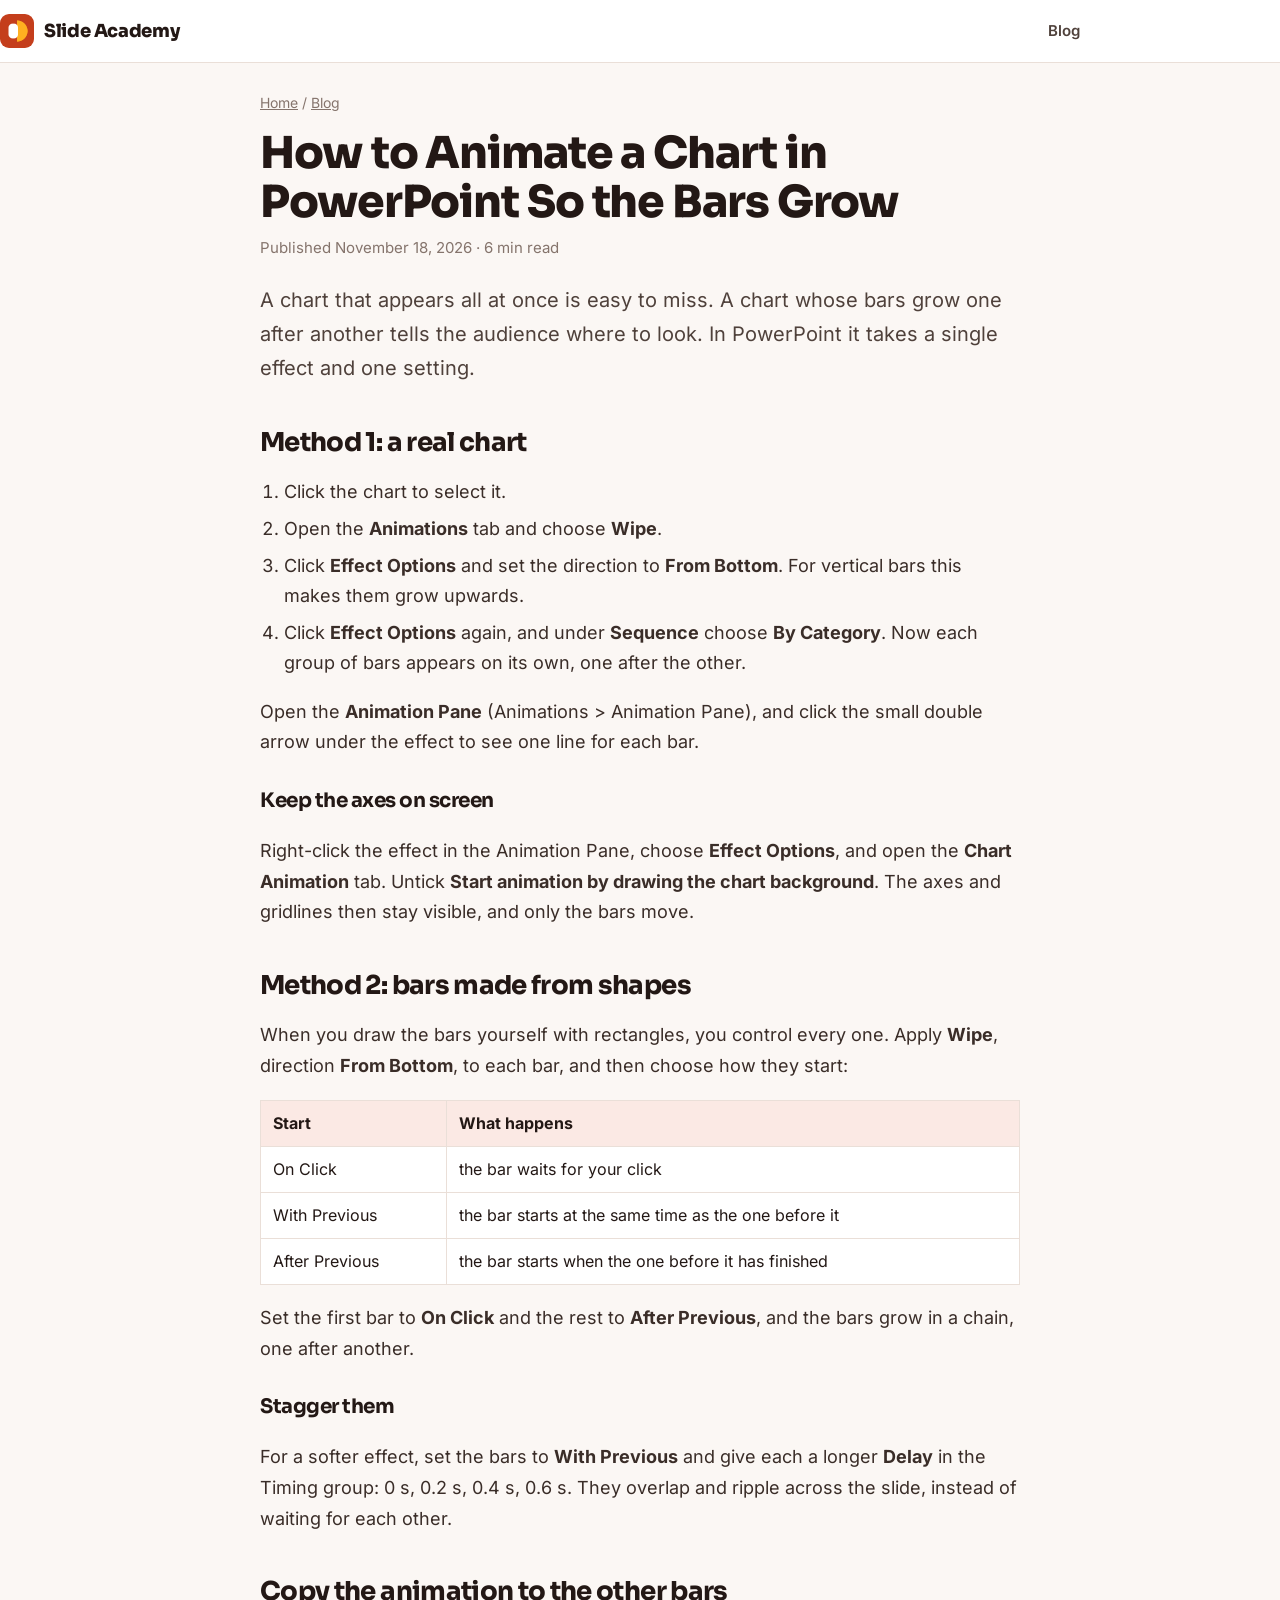
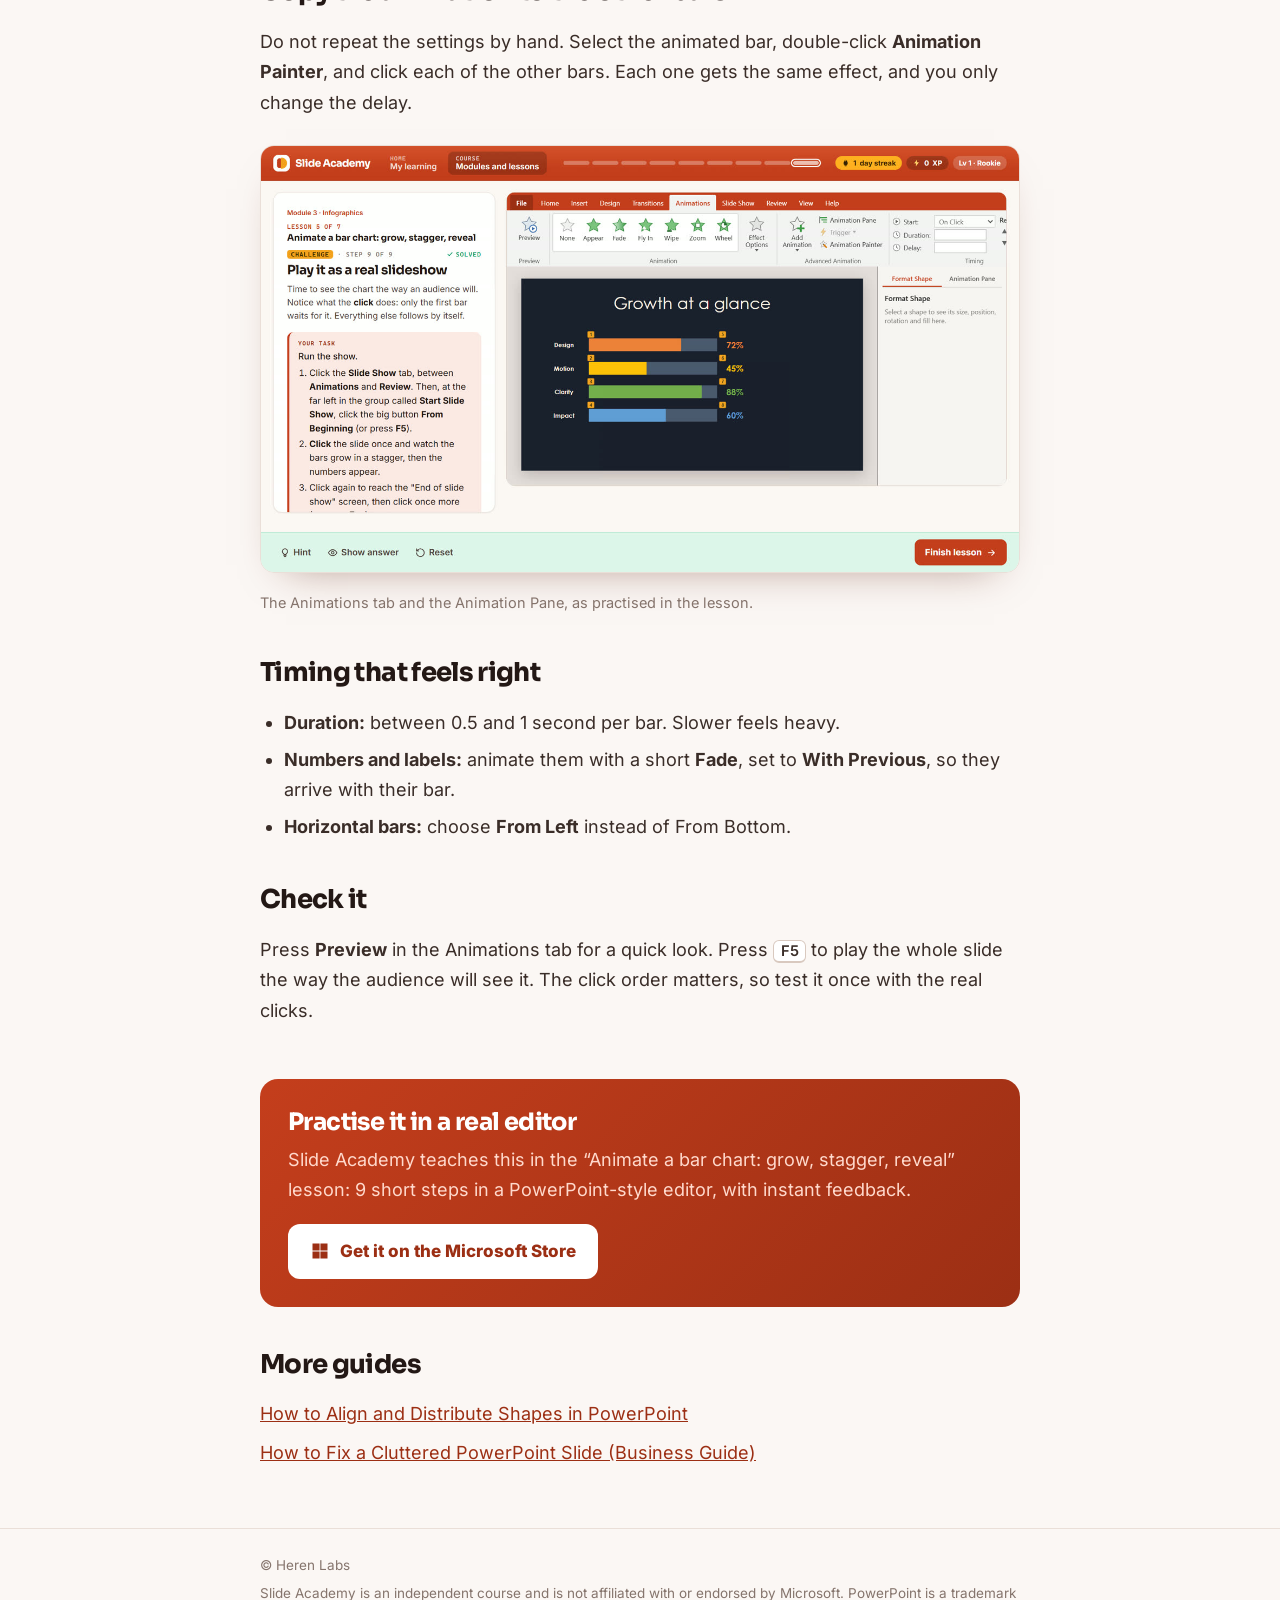
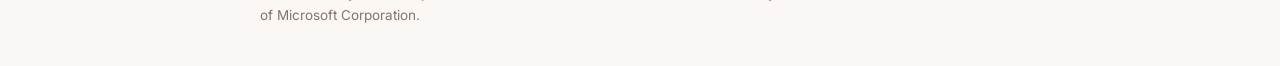
<file: blog/powerpoint-animate-chart-bars-grow/index.html>
<!doctype html>
<html lang="en">
<head>
<script async src="https://www.googletagmanager.com/gtm.js?id=GTM-P947KS34"></script>
<script>
  window.dataLayer = window.dataLayer || [];
  function gtag(){dataLayer.push(arguments);}
  gtag("js", new Date());
</script>
<meta charset="utf-8">
<meta name="viewport" content="width=device-width, initial-scale=1">
<title>How to Animate a Chart in PowerPoint So the Bars Grow · Slide Academy</title>
<meta name="description" content="Make the bars of a PowerPoint chart grow one by one: use the Wipe effect, set the sequence by category, and stagger shapes with After Previous and delay.">
<link rel="canonical" href="https://slidedesign.online/blog/powerpoint-animate-chart-bars-grow/">
<meta property="og:title" content="How to Animate a Chart in PowerPoint So the Bars Grow · Slide Academy">
<meta property="og:description" content="Make the bars of a PowerPoint chart grow one by one: use the Wipe effect, set the sequence by category, and stagger shapes with After Previous and delay.">
<meta property="og:type" content="article">
<meta property="og:url" content="https://slidedesign.online/blog/powerpoint-animate-chart-bars-grow/">
<meta property="og:image" content="https://slidedesign.online/assets/poster.jpg">
<meta name="twitter:card" content="summary_large_image">
<meta name="theme-color" content="#c43e1c">
<link rel="icon" href="/assets/logo.png">
<link rel="stylesheet" href="/assets/blog.css">
<script type="application/ld+json">{"@context":"https://schema.org","@type":"Article","headline":"How to Animate a Chart in PowerPoint So the Bars Grow","description":"Make the bars of a PowerPoint chart grow one by one: use the Wipe effect, set the sequence by category, and stagger shapes with After Previous and delay.","inLanguage":"en","datePublished":"2026-11-18","dateModified":"2026-11-18","mainEntityOfPage":"https://slidedesign.online/blog/powerpoint-animate-chart-bars-grow/","image":"https://slidedesign.online/assets/blog/animate-lesson.jpg","author":{"@type":"Organization","name":"Heren Labs"},"publisher":{"@type":"Organization","name":"Heren Labs","logo":{"@type":"ImageObject","url":"https://slidedesign.online/assets/logo.png"}}}</script>
<script type="application/ld+json">{"@context":"https://schema.org","@type":"BreadcrumbList","itemListElement":[{"@type":"ListItem","position":1,"name":"Slide Academy","item":"https://slidedesign.online/"},{"@type":"ListItem","position":2,"name":"Blog","item":"https://slidedesign.online/blog/"},{"@type":"ListItem","position":3,"name":"How to Animate a Chart in PowerPoint So the Bars Grow","item":"https://slidedesign.online/blog/powerpoint-animate-chart-bars-grow/"}]}</script>
</head>
<body>
<header class="bar"><div class="bar-in"><a class="brand" href="/"><img src="/assets/logo.png" alt="" width="34" height="34"><span>Slide Academy</span></a><nav><a href="/blog/">Blog</a></nav></div></header>
<main class="wrap">
  <nav class="crumbs" aria-label="Breadcrumb"><a href="/">Home</a> / <a href="/blog/">Blog</a></nav>
  <article><h1>How to Animate a Chart in PowerPoint So the Bars Grow</h1><p class="meta">Published November 18, 2026 · 6 min read</p>
  <p class="lead">A chart that appears all at once is easy to miss. A chart whose bars grow one after another tells the audience where to look. In PowerPoint it takes a single effect and one setting.</p>
<h2>Method 1: a real chart</h2>
<ol>
<li>Click the chart to select it.</li>
<li>Open the <b>Animations</b> tab and choose <b>Wipe</b>.</li>
<li>Click <b>Effect Options</b> and set the direction to <b>From Bottom</b>. For vertical bars this makes them grow upwards.</li>
<li>Click <b>Effect Options</b> again, and under <b>Sequence</b> choose <b>By Category</b>. Now each group of bars appears on its own, one after the other.</li>
</ol>
<p>Open the <b>Animation Pane</b> (Animations &gt; Animation Pane), and click the small double arrow under the effect to see one line for each bar.</p>
<h3>Keep the axes on screen</h3>
<p>Right-click the effect in the Animation Pane, choose <b>Effect Options</b>, and open the <b>Chart Animation</b> tab. Untick <b>Start animation by drawing the chart background</b>. The axes and gridlines then stay visible, and only the bars move.</p>
<h2>Method 2: bars made from shapes</h2>
<p>When you draw the bars yourself with rectangles, you control every one. Apply <b>Wipe</b>, direction <b>From Bottom</b>, to each bar, and then choose how they start:</p>
<div class="tw"><table><thead><tr><th>Start</th><th>What happens</th></tr></thead><tbody><tr><td>On Click</td><td>the bar waits for your click</td></tr><tr><td>With Previous</td><td>the bar starts at the same time as the one before it</td></tr><tr><td>After Previous</td><td>the bar starts when the one before it has finished</td></tr></tbody></table></div>
<p>Set the first bar to <b>On Click</b> and the rest to <b>After Previous</b>, and the bars grow in a chain, one after another.</p>
<h3>Stagger them</h3>
<p>For a softer effect, set the bars to <b>With Previous</b> and give each a longer <b>Delay</b> in the Timing group: 0 s, 0.2 s, 0.4 s, 0.6 s. They overlap and ripple across the slide, instead of waiting for each other.</p>
<h2>Copy the animation to the other bars</h2>
<p>Do not repeat the settings by hand. Select the animated bar, double-click <b>Animation Painter</b>, and click each of the other bars. Each one gets the same effect, and you only change the delay.</p>
<figure><img src="/assets/blog/animate-lesson.jpg" width="1400" height="787" loading="lazy" alt="A Slide Academy lesson with the Animations tab open and a bar chart on the slide"><figcaption>The Animations tab and the Animation Pane, as practised in the lesson.</figcaption></figure>
<h2>Timing that feels right</h2>
<ul>
<li><b>Duration:</b> between 0.5 and 1 second per bar. Slower feels heavy.</li>
<li><b>Numbers and labels:</b> animate them with a short <b>Fade</b>, set to <b>With Previous</b>, so they arrive with their bar.</li>
<li><b>Horizontal bars:</b> choose <b>From Left</b> instead of From Bottom.</li>
</ul>
<h2>Check it</h2>
<p>Press <b>Preview</b> in the Animations tab for a quick look. Press <kbd>F5</kbd> to play the whole slide the way the audience will see it. The click order matters, so test it once with the real clicks.</p></article>
  <aside class="cta-box"><h2>Practise it in a real editor</h2><p>Slide Academy teaches this in the “Animate a bar chart: grow, stagger, reveal” lesson: 9 short steps in a PowerPoint-style editor, with instant feedback.</p>
<a class="store" href="/" rel="noopener" data-store><svg viewBox="0 0 24 24" fill="currentColor" aria-hidden="true"><path d="M3 3h8.5v8.5H3zM12.5 3H21v8.5h-8.5zM3 12.5h8.5V21H3zM12.5 12.5H21V21h-8.5z"/></svg><span>Get it on the Microsoft Store</span></a></aside>
  <section class="more"><h2>More guides</h2><ul><li><a href="/blog/powerpoint-align-distribute-shapes/">How to Align and Distribute Shapes in PowerPoint</a></li><li><a href="/blog/fix-cluttered-powerpoint-slide-business/">How to Fix a Cluttered PowerPoint Slide (Business Guide)</a></li></ul></section>
</main>
<footer class="foot"><div class="wrap"><span>&copy; Heren Labs</span><span>Slide Academy is an independent course and is not affiliated with or endorsed by Microsoft. PowerPoint is a trademark of Microsoft Corporation.</span></div></footer>
<script>
(function(){var PFN='HerenLabs.SlideAcademy-LearnPresentationSkills_4rr9weehh6kfm',STORE_ID='__STORE_ID__';
var hasId=/^9[A-Z0-9]{11}$/i.test(STORE_ID),isWin=/Windows NT 1[01]/.test(navigator.userAgent);
var href=isWin?'ms-windows-store://pdp/?PFN='+PFN:hasId?'https://apps.microsoft.com/detail/'+STORE_ID+'?hl=en-us&gl=US&cid=website':'/';
document.querySelectorAll('[data-store]').forEach(function(a){a.href=href;});})();
</script>
</body>
</html>
</file>
<file: assets/blog.css>
@font-face { font-family: Inter; src: url(/assets/Inter-latin-1.woff2) format('woff2'); font-weight: 100 900; font-display: swap; }
@font-face { font-family: Sora; src: url(/assets/Sora-latin-5.woff2) format('woff2'); font-weight: 100 900; font-display: swap; }
:root { --bg: #fbf7f4; --ink: #231815; --ink-2: #4f413b; --ink-3: #85746c; --line: #eadfd8; --brand: #c43e1c; --brand-d: #9c2f14; --soft: #fbe9e4; --accent: #f4a21d; }
* { box-sizing: border-box; } html { scroll-behavior: smooth; }
body { margin: 0; background: var(--bg); color: var(--ink); font: 400 18px/1.7 Inter, 'Segoe UI', system-ui, sans-serif; -webkit-font-smoothing: antialiased; }
a { color: var(--brand-d); } img { max-width: 100%; height: auto; }
.wrap { width: min(760px, 100% - 32px); margin: 0 auto; }
.bar { background: #fff; border-bottom: 1px solid var(--line); }
.bar-in { width: min(1080px, 100% - 32px); display: flex; align-items: center; justify-content: space-between; padding: 14px 0; }
.brand { display: flex; align-items: center; gap: 10px; color: var(--ink); text-decoration: none; font: 800 18px Sora, Inter, sans-serif; letter-spacing: -.02em; } .brand img { border-radius: 9px; }
.bar nav { display: flex; align-items: center; gap: 20px; font-size: 15px; font-weight: 600; } .bar nav a { color: var(--ink-2); text-decoration: none; } .bar nav a:hover { color: var(--brand); }
.crumbs { margin: 28px 0 0; font-size: 14px; color: var(--ink-3); } .crumbs a { color: var(--ink-3); }
h1, h2, h3 { font-family: Sora, Inter, system-ui, sans-serif; letter-spacing: -.025em; }
h1 { font-size: clamp(30px, 5vw, 44px); line-height: 1.12; margin: 14px 0 8px; font-weight: 800; }
h2 { font-size: 26px; line-height: 1.25; margin: 42px 0 8px; font-weight: 750; } h3 { font-size: 20px; margin: 26px 0 6px; font-weight: 700; }
.meta { color: var(--ink-3); font-size: 15px; margin: 0 0 22px; } .lead { font-size: 20px; color: var(--ink-2); }
p, li { color: #3a2d28; } ul, ol { padding-left: 24px; } li { margin: 6px 0; }
kbd { font: 600 .82em Inter, sans-serif; background: #fff; border: 1px solid #d9c9bf; border-bottom-width: 2px; border-radius: 6px; padding: .08em .45em; }
.tw { overflow-x: auto; margin: 16px 0; } table { border-collapse: collapse; width: 100%; font-size: 16px; background: #fff; }
th, td { border: 1px solid var(--line); padding: 9px 12px; text-align: left; vertical-align: top; } th { background: var(--soft); font-weight: 700; }
figure { margin: 26px 0; } figure img { border-radius: 14px; border: 1px solid var(--line); box-shadow: 0 18px 40px -26px rgba(90, 30, 10, .5); } figcaption { font-size: 14.5px; color: var(--ink-3); margin-top: 8px; }
.cta-box { margin: 52px 0 10px; padding: 28px; border-radius: 18px; background: linear-gradient(135deg, #c43e1c, #9c2f14); color: #fff; }
.cta-box h2 { margin: 0 0 8px; color: #fff; font-size: 24px; } .cta-box p { color: #ffd9cc; margin: 0 0 18px; }
.store { display: inline-flex; align-items: center; gap: 10px; background: #fff; color: var(--brand-d); font-weight: 800; font-size: 17px; padding: 13px 22px; border-radius: 12px; text-decoration: none; } .store svg { width: 20px; height: 20px; } .store:hover { background: #fff3ee; }
.more ul { list-style: none; padding: 0; } .more li { margin: 8px 0; }
.idx h1 { margin-top: 44px; } .sub { color: var(--ink-2); margin: 0 0 24px; }
.cards { display: grid; gap: 16px; margin: 24px 0 60px; }
.card { display: block; background: #fff; border: 1px solid var(--line); border-radius: 16px; padding: 22px 24px; text-decoration: none; color: inherit; transition: border-color .15s, transform .15s; }
.card:hover { border-color: var(--brand); transform: translateY(-2px); } .card h2 { margin: 0 0 6px; font-size: 22px; color: var(--ink); } .card p { margin: 0 0 10px; color: var(--ink-2); font-size: 16px; } .go { color: var(--brand-d); font-weight: 700; font-size: 15px; }
.foot { margin-top: 60px; padding: 26px 0 40px; border-top: 1px solid var(--line); font-size: 13.5px; color: var(--ink-3); line-height: 1.6; } .foot .wrap { display: flex; flex-wrap: wrap; gap: 6px 24px; justify-content: space-between; }
:focus-visible { outline: 3px solid color-mix(in srgb, var(--brand) 55%, transparent); outline-offset: 2px; border-radius: 4px; }
@media (max-width: 600px) { body { font-size: 17px; } h2 { font-size: 23px; } .bar nav { gap: 14px; } }
@media (prefers-reduced-motion: reduce) { .card { transition: none; } html { scroll-behavior: auto; } }
</file>
